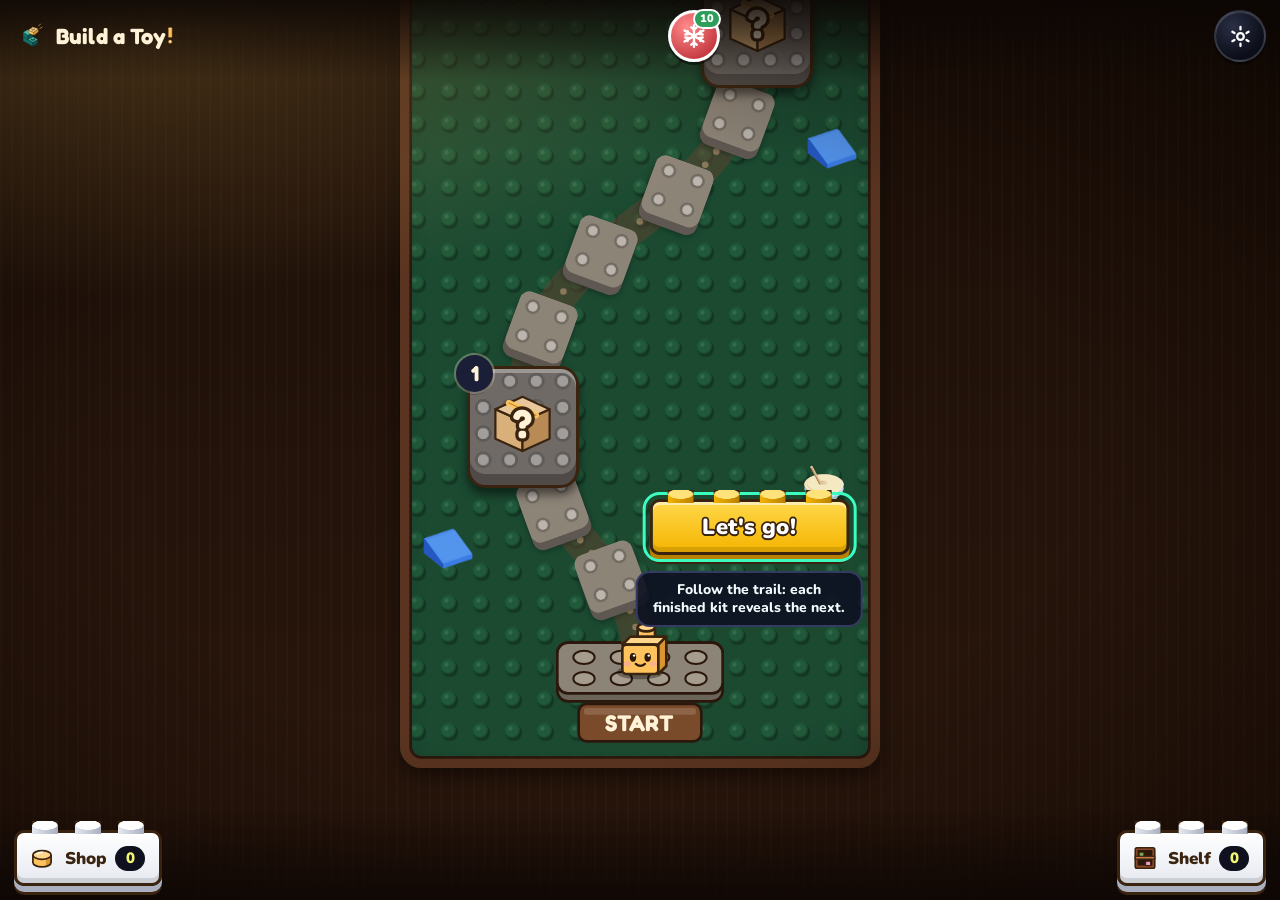
<file: index.html>
<!doctype html>
<html lang="pt-BR">
<head>
<meta charset="utf-8">
<meta name="viewport" content="width=device-width,initial-scale=1,viewport-fit=cover,user-scalable=no">
<meta name="theme-color" content="#0c0604">
<meta name="apple-mobile-web-app-capable" content="yes">
<meta name="mobile-web-app-capable" content="yes">
<meta name="apple-mobile-web-app-status-bar-style" content="black-translucent">
<meta name="apple-mobile-web-app-title" content="Build a Toy!">
<link rel="apple-touch-icon" href="./apple-touch-icon.png">
<link rel="manifest" href="./manifest.webmanifest">
<title>Build a Toy!</title>
<link rel="icon" href="data:,">
  <script type="module" crossorigin src="./assets/index-e2r4DnkM.js"></script>
  <link rel="stylesheet" crossorigin href="./assets/index-BDLgvwLR.css">
</head>
<body>
<canvas id="cena"></canvas>
<div class="vinheta"></div>
<div id="carregando"><div class="logo grande" data-logo></div><p data-i18n="carregando">Acendendo a luminária…</p></div>

<!-- ===== mapa-tabuleiro (C2) + estante, lojinha e vitrine (C3; conteúdo montado por mapa.js, estante.js, loja.js e vitrine.js) ===== -->
<section id="mapa" class="tela" data-i18n-aria="mapaAria" aria-label="Mapa dos níveis"></section>
<section id="estante" class="tela" aria-labelledby="tituloEstante"></section>
<section id="loja" class="tela" aria-labelledby="tituloLoja"></section>
<div id="lojaFicha" role="dialog" aria-modal="true"></div>
<section id="vitrine" class="tela"></section>
<div id="ficha" role="dialog" aria-modal="true"></div>
<button id="pularCaminhada" type="button"></button>
<div id="mapaAviso" aria-live="polite"></div>

<!-- ===== HUD da partida ===== -->
<div id="botoes" class="so-jogo">
  <button class="redondo" id="btPausa" data-i18n-aria="pausaAria" aria-label="Pausa"><svg viewBox="0 0 24 24" fill="none" stroke="#fff" stroke-width="2.6" stroke-linecap="round"><path d="M5 7h14M5 12h14M5 17h14"/></svg></button>
  <button class="redondo" id="btSom" aria-label="Som ligado"><svg viewBox="0 0 24 24" fill="none" stroke="#fff" stroke-width="2.4" stroke-linecap="round" stroke-linejoin="round"><path d="M4 9.5h3.5L12 5.5v13l-4.5-4H4z" fill="#fff"/><path class="onda" d="M15.5 9a4 4 0 0 1 0 6"/><path class="onda" d="M18 6.5a7.5 7.5 0 0 1 0 11"/><path class="mudo" d="M16 9.5l5 5m0-5l-5 5" style="display:none"/></svg></button>
</div>
<div id="hud" class="so-jogo">
  <div class="hud-pilula">
    <div class="pilula bk-placa">
      <div class="selo"><i></i><i></i><b id="seloNum">1</b><small data-i18n="passo">PASSO</small></div>
      <div class="hud-meio">
        <div class="hud-titulo"><span data-i18n="passo">PASSO</span> <span id="tituloNum">1</span><small> / <span id="totalPassos">20</span></small></div>
        <div class="segs" id="segs"></div>
      </div>
      <span id="hudDesafio" class="hud-desafio" role="img" aria-label="Nível de desafio" hidden></span>
    </div>
    <div class="coracoes" id="coracoes" role="img" aria-label="3 corações"></div>
    <div id="combo" class="bk bk-amarelo" aria-hidden="true"><span class="combo-rot">COMBO</span><b id="comboNum">×1</b><span class="combo-barra"><i id="comboBarra"></i></span></div>
    <div id="nota" aria-hidden="true"></div>
  </div>
  <div id="cartaoPeca" class="bk-placa">
    <div class="cp-faixa" data-i18n="proximaPeca">PRÓXIMA PEÇA</div>
    <div class="cp-img"><img id="pecaImg" alt=""><span id="pecaCont">×1</span></div>
    <div id="pecaNome"></div><div id="pecaCor"></div>
    <span id="pecaAnuncio" aria-live="polite"></span>
  </div>
</div>
<div id="dica" class="so-jogo" aria-live="polite"></div>
<div id="bandejaA11y" class="so-leitor" role="group" aria-label="Bandeja de peças" data-i18n-aria="bandejaAria"></div>
<div id="semWebgl" class="tela" role="alert"><div class="menu-caixa bk-placa"><h2 data-i18n="semWebglTitulo">O 3D não abriu</h2><p data-i18n="semWebglTexto">Seu aparelho não conseguiu iniciar os gráficos. Seu progresso está salvo.</p><button class="bt prim bk bk-amarelo" id="btRecarregar" data-i18n="recarregar">Tentar de novo</button></div></div>

<!-- ===== cartões ===== -->
<div id="final" class="cartao-fixo" role="dialog" aria-modal="true" aria-labelledby="tituloFinal">
  <div class="cartao bk-placa">
    <div class="estrelas" id="estrelasFinal"></div>
    <div class="faixa"><div class="logo" data-logo="emp"></div><div class="etiqueta" id="etiquetaKit">CORA</div></div>
    <div class="corpo">
      <div class="titulo-final" id="tituloFinal" data-i18n="completa">MONTAGEM COMPLETA!</div>
      <div class="nota-linha"><span id="notaFinal" class="bk bk-amarelo nota-final"></span></div>
      <div class="moedas-linha" hidden><span class="so-leitor" id="fMoedasLeitor"></span><span class="moedas-vis" aria-hidden="true"><span class="moedas-ico"></span><b id="fMoedas">+0</b><small id="fMoedasDet"></small></span><span class="moedas-estante" id="fEstanteMsg" hidden></span></div>
      <div class="pilulas">
        <div class="pil"><span class="ico" style="background:#F3E743"><svg viewBox="0 0 24 24" fill="none" stroke="#0F121E" stroke-width="2.4" stroke-linejoin="round"><rect x="3" y="9" width="18" height="11" rx="2"/><path d="M6.5 9V6.5h4V9M13.5 9V6.5h4V9"/></svg></span><span id="fPecas">31</span><small data-i18n="pecas">PEÇAS</small></div>
        <div class="pil"><span class="ico" style="background:#3DE6D0"><svg viewBox="0 0 24 24" fill="none" stroke="#0F121E" stroke-width="2.6" stroke-linecap="round"><path d="M6 7h12M6 12h12M6 17h8"/></svg></span><span id="fPassos">20</span><small data-i18n="passos">PASSOS</small></div>
        <div class="pil"><span class="ico" style="background:#F59ACB"><svg viewBox="0 0 24 24" fill="none" stroke="#0F121E" stroke-width="2.4" stroke-linecap="round"><circle cx="12" cy="12" r="8"/><path d="M12 7.5V12l3 2"/></svg></span><span id="fTempo">00:00</span></div>
      </div>
      <!-- placar online: só aparece com o placar configurado (src/placar*.js) -->
      <div class="placar-linha" id="placarLinha" hidden><span class="pl-msg" id="fPlacarMsg" role="status" aria-live="polite"></span><button type="button" class="bk bk-branco bt-placar" id="btPlacarFinal"><span class="pl-trofeu"></span><span data-i18n="verPlacar">Ver placar</span></button></div>
    </div>
  </div>
  <div class="acoes">
    <p class="aviso-anuncio aviso-topo" id="avisoVitoria" data-i18n="avisoVitoria">Pode aparecer um anúncio antes de seguir no mapa.</p>
    <button class="bt prim bk bk-amarelo" id="btContinuar" disabled data-i18n="continuar">Continuar</button>
    <button class="bt bk bk-branco bt-dobrar" id="btDobrar" disabled hidden></button>
    <button class="bt bk bk-branco" id="btEstanteFinal" disabled data-i18n="voltarMapa">Voltar ao mapa</button>
  </div>
</div>
<!-- C3.1: contador de pininhos do cartão de vitória (as moedas voam da linha "+N" até aqui) -->
<div id="saldoVitoria" class="saldo-vitoria" hidden aria-hidden="true"><span class="sv-ico"></span><b id="svValor">0</b></div>
<div id="derrota" class="cartao-fixo" role="dialog" aria-modal="true" aria-labelledby="tituloCalma">
  <div class="cartao calma bk-placa">
    <div class="faixa suave"><div class="logo" data-logo="emp"></div><div class="etiqueta" id="etiquetaKit2">CORA</div></div>
    <div class="corpo">
      <div class="titulo-calma" id="tituloCalma" data-i18n="calmaTitulo">Vamos com calma</div>
      <p class="texto-calma" data-i18n="calmaTexto">Quando quiser, tente montar este kit de novo.</p>
      <div class="xicara" aria-hidden="true"></div>
    </div>
  </div>
  <div class="acoes">
    <button class="bt prim bk bk-amarelo bt-reviver" id="btReviver" disabled hidden><span class="rev-linha"><svg class="rev-cor" viewBox="0 0 24 22" aria-hidden="true"><path d="M12 21C5 15.4 1.5 11.6 1.5 7.4 1.5 4 4.1 1.5 7.3 1.5c2 0 3.7 1 4.7 2.6 1-1.6 2.7-2.6 4.7-2.6 3.2 0 5.8 2.5 5.8 5.9 0 4.2-3.5 8-10.5 13.6z" fill="#E8503A" stroke="#3A2410" stroke-width="2"/></svg><span class="rev-rot" data-i18n="reviver">Reviver com 1 coração</span></span><small class="rev-sub" data-i18n="reviverSub">assista um anúncio</small></button>
    <p class="aviso-anuncio" id="btReviverMsg" hidden data-i18n="reviverFalhou">Anúncio indisponível agora. Tente de novo.</p>
    <button class="bt prim bk bk-amarelo" id="btTentar" disabled data-i18n="tentar">Tentar de novo</button>
    <button class="bt bk bk-branco" id="btEstanteDerrota" disabled data-i18n="voltarMapa">Voltar ao mapa</button>
    <p class="aviso-anuncio" id="avisoDerrota" data-i18n="avisoDerrota">Pode aparecer um anúncio antes da nova tentativa.</p>
  </div>
</div>

<!-- ===== pausa, ajuda e configurações ===== -->
<div id="menu" class="sobreposicao" role="dialog" aria-modal="true">
  <div class="menu-caixa bk-placa">
    <div class="painel" id="pPausa">
      <h2 data-i18n="pausa">Pausa</h2>
      <button class="bt prim bk bk-amarelo" id="mContinuar" data-i18n="continuar">Continuar</button>
      <button class="bt bk bk-branco" id="mReiniciar" data-i18n="reiniciarNivel">Reiniciar nível</button>
      <button class="bt bk bk-branco" id="mComo" data-i18n="como">Como montar</button>
      <button class="bt bk bk-branco" id="mConfig" data-i18n="config">Configurações</button>
      <button class="bt bk bk-branco" id="mEstante" data-i18n="voltarMapa">Voltar ao mapa</button>
    </div>
    <div class="painel" id="pAjuda">
      <h2 data-i18n="como">Como montar</h2>
      <p data-i18n-html="ajuda1">O manual no tablet mostra o passo. A peça pedida aparece no cartão PRÓXIMA PEÇA, no canto.</p>
      <p data-i18n-html="ajuda2"><b>Toque</b> na peça certa da bandeja e ela voa até o lugar. Ou <b>arraste</b> e solte dentro do círculo ciano.</p>
      <p data-i18n-html="ajuda3">Arrastar a peça errada para dentro do círculo gasta um coração. Sem pressa: não tem relógio.</p>
      <button class="bt prim bk bk-amarelo" data-volta data-i18n="entendi">Entendi</button>
    </div>
    <div class="painel" id="pConfig">
      <h2 data-i18n="config">Configurações</h2>
      <label class="opcao"><span data-i18n="musica">Música</span><input type="checkbox" id="cMusica" checked></label>
      <label class="opcao"><span data-i18n="efeitos">Efeitos sonoros</span><input type="checkbox" id="cEfeitos" checked></label>
      <label class="opcao"><span data-i18n="vibrar">Vibrar ao encaixar</span><input type="checkbox" id="cVibrar" checked></label>
      <label class="opcao"><span><span data-i18n="conforto">Modo conforto</span> <small data-i18n="confortoSub">menos movimento, tela mais suave</small></span><input type="checkbox" id="cConforto"></label>
      <button class="bt bk bk-branco" id="cPrivacidade" hidden data-i18n="privacidade">Opções de privacidade</button>
      <a class="bt bk bk-branco" id="cPolitica" href="./privacidade.html" target="_blank" rel="noopener" data-i18n="politica">Política de privacidade</a>
      <label class="opcao"><span data-i18n="idioma">Idioma</span><select id="cIdioma"><option value="auto" data-i18n="idiomaAparelho">Idioma do aparelho</option><option value="pt-BR">Português (Brasil)</option><option value="en-US">English</option></select></label>
      <button class="bt prim bk bk-amarelo" data-volta data-i18n="voltar">Voltar</button>
    </div>
  </div>
</div>
<div id="manualGrande" class="sobreposicao" role="dialog" aria-modal="true" aria-label="Manual ampliado"><img id="manualImg" alt="" data-i18n-aria="manualAria"><button class="bt prim bk bk-amarelo" id="fecharManual" data-i18n="fecharManual">Fechar</button></div>
<div id="toque"></div>
<script>
// se o WebGL não existir ou a carga falhar antes de ficar pronto, mostra uma tela amigável (o save fica intacto)
(function(){var ok=false;try{var c=document.createElement('canvas');ok=!!(c.getContext('webgl2')||c.getContext('webgl'));}catch(e){}
var en=(navigator.language||'').toLowerCase().indexOf('en')===0;
window.__semWebgl=function(){var w=document.getElementById('semWebgl');if(!w)return;
 if(en){w.querySelector('h2').textContent="3D couldn't start";w.querySelector('p').textContent="Your device couldn't start the graphics. Your progress is saved.";w.querySelector('button').textContent='Try again';}
 document.getElementById('carregando').classList.add('fora');w.classList.add('ativa');
 try{window.Capacitor&&Capacitor.Plugins&&Capacitor.Plugins.SplashScreen&&Capacitor.Plugins.SplashScreen.hide();}catch(e){}};
if(!ok)document.addEventListener('DOMContentLoaded',window.__semWebgl);
window.addEventListener('error',function(){if(!window.__pronto)window.__semWebgl();},true);
setTimeout(function(){if(!window.__pronto)window.__semWebgl();},20000);
window.addEventListener('unhandledrejection',function(){if(!window.__pronto)window.__semWebgl();});
document.addEventListener('click',function(e){if(e.target&&e.target.id==='btRecarregar'){if(window.__recarregar)window.__recarregar();else location.reload();}});})();
</script>
<script>if ('serviceWorker' in navigator && isSecureContext) addEventListener('load', () => navigator.serviceWorker.register('./sw.js').catch(e => console.warn('sw', e)));</script>
</body>
</html>
</file>
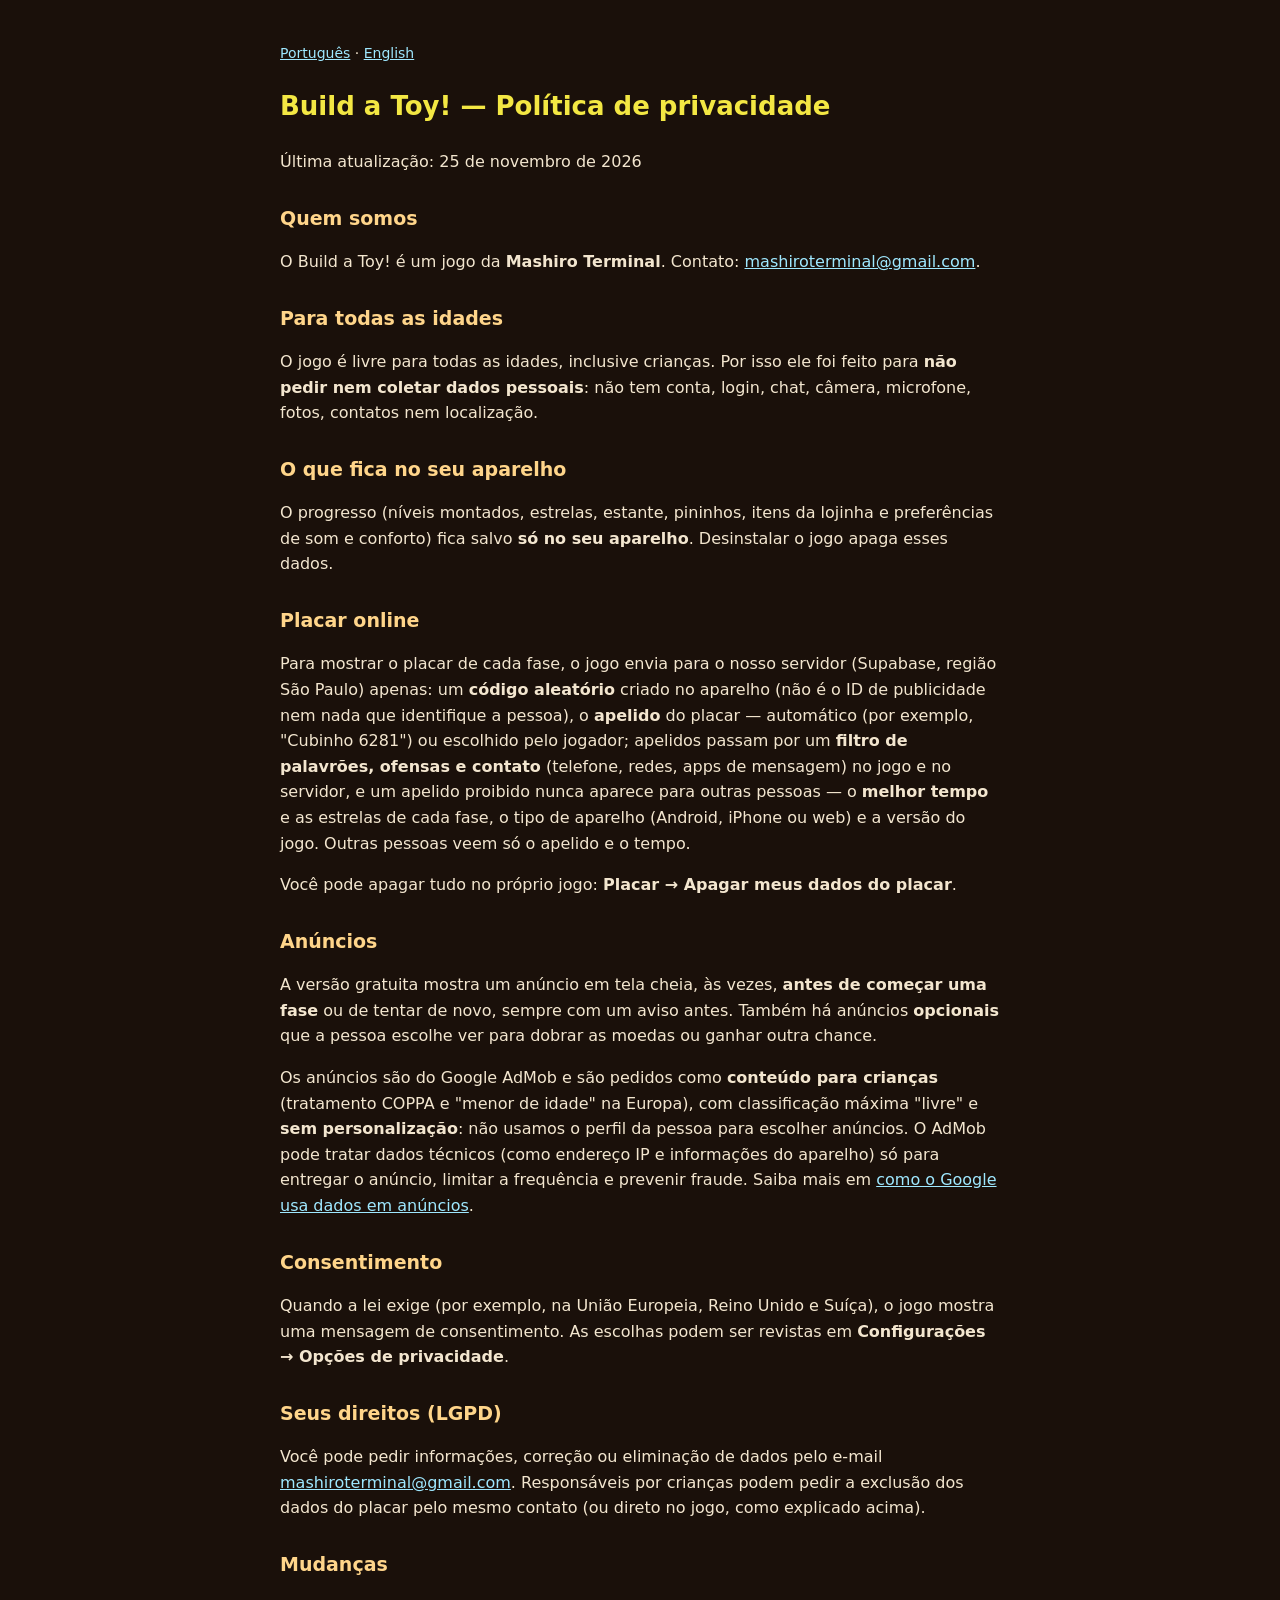
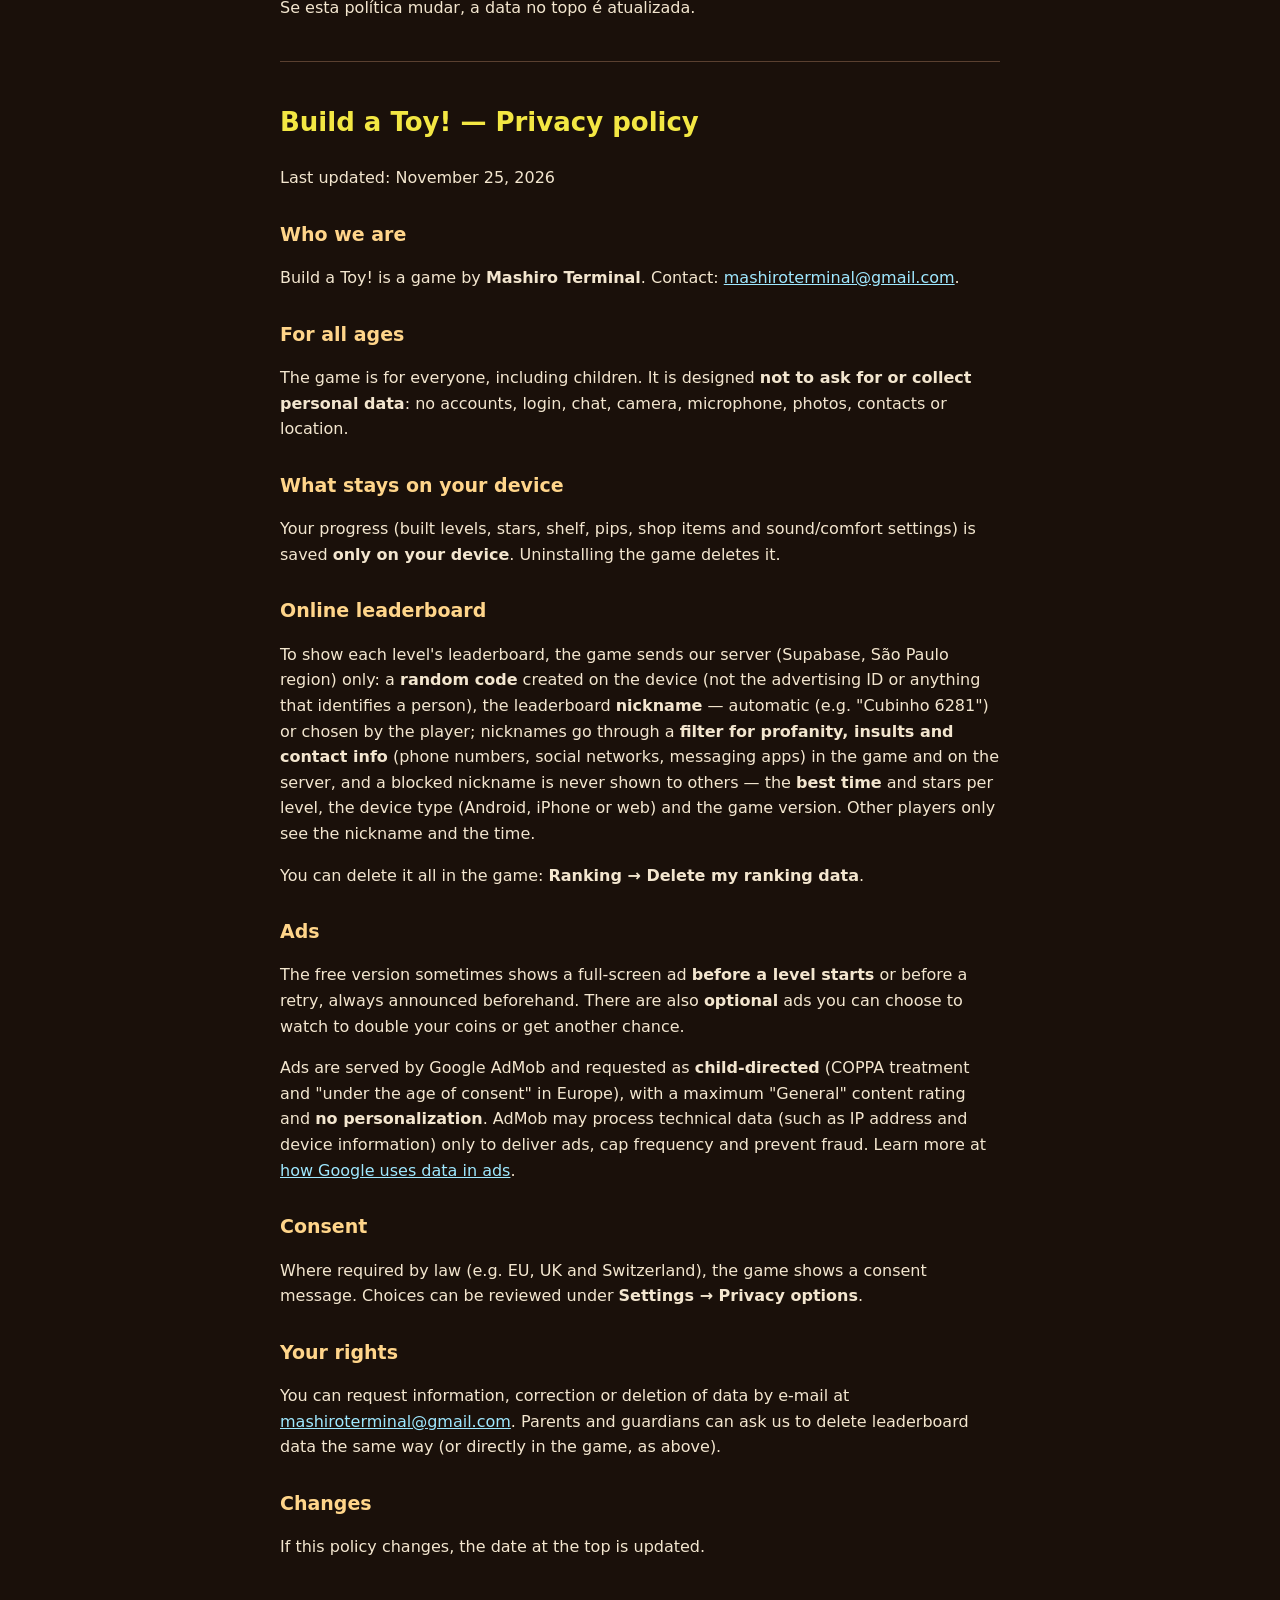
<file: privacidade.html>
<!doctype html>
<html lang="pt-BR">
<head>
<meta charset="utf-8">
<meta name="viewport" content="width=device-width,initial-scale=1">
<title>Build a Toy! — Política de privacidade · Privacy policy</title>
<style>
  body{margin:0;background:#1a100a;color:#f3e6cf;font:16px/1.6 system-ui,sans-serif}
  main{max-width:720px;margin:0 auto;padding:28px 20px 60px}
  h1{font-size:26px;color:#F3E743} h2{font-size:19px;margin-top:28px;color:#ffd58a}
  a{color:#9fe8ff} hr{border:0;border-top:1px solid #5a4030;margin:40px 0}
  .idiomas{font-size:14px}
</style>
</head>
<body>
<main>
<p class="idiomas"><a href="#pt">Português</a> · <a href="#en">English</a></p>

<section id="pt" lang="pt-BR">
<h1>Build a Toy! — Política de privacidade</h1>
<p>Última atualização: 25 de novembro de 2026</p>

<h2>Quem somos</h2>
<p>O Build a Toy! é um jogo da <b>Mashiro Terminal</b>. Contato: <a href="mailto:mashiroterminal@gmail.com">mashiroterminal@gmail.com</a>.</p>

<h2>Para todas as idades</h2>
<p>O jogo é livre para todas as idades, inclusive crianças. Por isso ele foi feito para <b>não pedir nem coletar dados pessoais</b>: não tem conta, login, chat, câmera, microfone, fotos, contatos nem localização.</p>

<h2>O que fica no seu aparelho</h2>
<p>O progresso (níveis montados, estrelas, estante, pininhos, itens da lojinha e preferências de som e conforto) fica salvo <b>só no seu aparelho</b>. Desinstalar o jogo apaga esses dados.</p>

<h2>Placar online</h2>
<p>Para mostrar o placar de cada fase, o jogo envia para o nosso servidor (Supabase, região São Paulo) apenas: um <b>código aleatório</b> criado no aparelho (não é o ID de publicidade nem nada que identifique a pessoa), o <b>apelido</b> do placar — automático (por exemplo, "Cubinho 6281") ou escolhido pelo jogador; apelidos passam por um <b>filtro de palavrões, ofensas e contato</b> (telefone, redes, apps de mensagem) no jogo e no servidor, e um apelido proibido nunca aparece para outras pessoas — o <b>melhor tempo</b> e as estrelas de cada fase, o tipo de aparelho (Android, iPhone ou web) e a versão do jogo. Outras pessoas veem só o apelido e o tempo.</p>
<p>Você pode apagar tudo no próprio jogo: <b>Placar → Apagar meus dados do placar</b>.</p>

<h2>Anúncios</h2>
<p>A versão gratuita mostra um anúncio em tela cheia, às vezes, <b>antes de começar uma fase</b> ou de tentar de novo, sempre com um aviso antes. Também há anúncios <b>opcionais</b> que a pessoa escolhe ver para dobrar as moedas ou ganhar outra chance.</p>
<p>Os anúncios são do Google AdMob e são pedidos como <b>conteúdo para crianças</b> (tratamento COPPA e "menor de idade" na Europa), com classificação máxima "livre" e <b>sem personalização</b>: não usamos o perfil da pessoa para escolher anúncios. O AdMob pode tratar dados técnicos (como endereço IP e informações do aparelho) só para entregar o anúncio, limitar a frequência e prevenir fraude. Saiba mais em <a href="https://policies.google.com/technologies/ads?hl=pt-BR">como o Google usa dados em anúncios</a>.</p>

<h2>Consentimento</h2>
<p>Quando a lei exige (por exemplo, na União Europeia, Reino Unido e Suíça), o jogo mostra uma mensagem de consentimento. As escolhas podem ser revistas em <b>Configurações → Opções de privacidade</b>.</p>

<h2>Seus direitos (LGPD)</h2>
<p>Você pode pedir informações, correção ou eliminação de dados pelo e-mail <a href="mailto:mashiroterminal@gmail.com">mashiroterminal@gmail.com</a>. Responsáveis por crianças podem pedir a exclusão dos dados do placar pelo mesmo contato (ou direto no jogo, como explicado acima).</p>

<h2>Mudanças</h2>
<p>Se esta política mudar, a data no topo é atualizada.</p>
</section>

<hr>

<section id="en" lang="en">
<h1>Build a Toy! — Privacy policy</h1>
<p>Last updated: November 25, 2026</p>

<h2>Who we are</h2>
<p>Build a Toy! is a game by <b>Mashiro Terminal</b>. Contact: <a href="mailto:mashiroterminal@gmail.com">mashiroterminal@gmail.com</a>.</p>

<h2>For all ages</h2>
<p>The game is for everyone, including children. It is designed <b>not to ask for or collect personal data</b>: no accounts, login, chat, camera, microphone, photos, contacts or location.</p>

<h2>What stays on your device</h2>
<p>Your progress (built levels, stars, shelf, pips, shop items and sound/comfort settings) is saved <b>only on your device</b>. Uninstalling the game deletes it.</p>

<h2>Online leaderboard</h2>
<p>To show each level's leaderboard, the game sends our server (Supabase, São Paulo region) only: a <b>random code</b> created on the device (not the advertising ID or anything that identifies a person), the leaderboard <b>nickname</b> — automatic (e.g. "Cubinho 6281") or chosen by the player; nicknames go through a <b>filter for profanity, insults and contact info</b> (phone numbers, social networks, messaging apps) in the game and on the server, and a blocked nickname is never shown to others — the <b>best time</b> and stars per level, the device type (Android, iPhone or web) and the game version. Other players only see the nickname and the time.</p>
<p>You can delete it all in the game: <b>Ranking → Delete my ranking data</b>.</p>

<h2>Ads</h2>
<p>The free version sometimes shows a full-screen ad <b>before a level starts</b> or before a retry, always announced beforehand. There are also <b>optional</b> ads you can choose to watch to double your coins or get another chance.</p>
<p>Ads are served by Google AdMob and requested as <b>child-directed</b> (COPPA treatment and "under the age of consent" in Europe), with a maximum "General" content rating and <b>no personalization</b>. AdMob may process technical data (such as IP address and device information) only to deliver ads, cap frequency and prevent fraud. Learn more at <a href="https://policies.google.com/technologies/ads">how Google uses data in ads</a>.</p>

<h2>Consent</h2>
<p>Where required by law (e.g. EU, UK and Switzerland), the game shows a consent message. Choices can be reviewed under <b>Settings → Privacy options</b>.</p>

<h2>Your rights</h2>
<p>You can request information, correction or deletion of data by e-mail at <a href="mailto:mashiroterminal@gmail.com">mashiroterminal@gmail.com</a>. Parents and guardians can ask us to delete leaderboard data the same way (or directly in the game, as above).</p>

<h2>Changes</h2>
<p>If this policy changes, the date at the top is updated.</p>
</section>
</main>
</body>
</html>
</file>
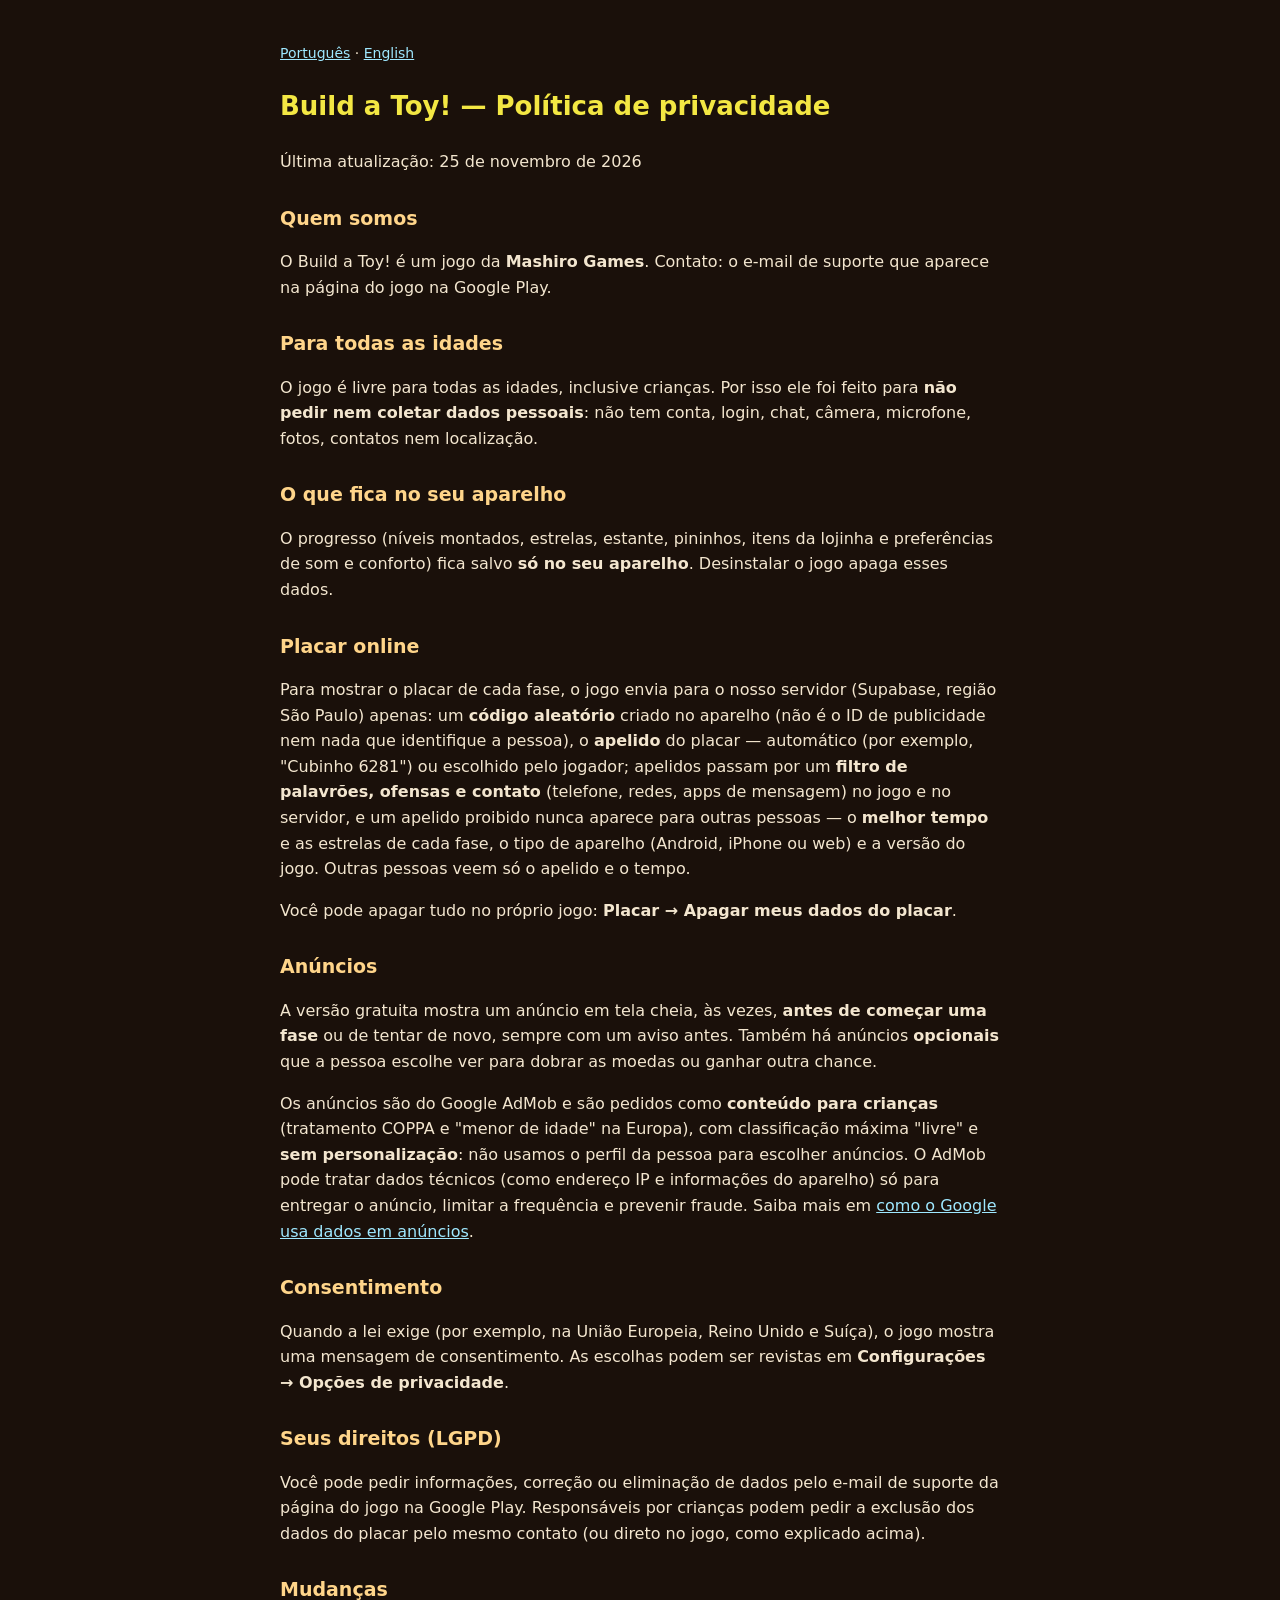
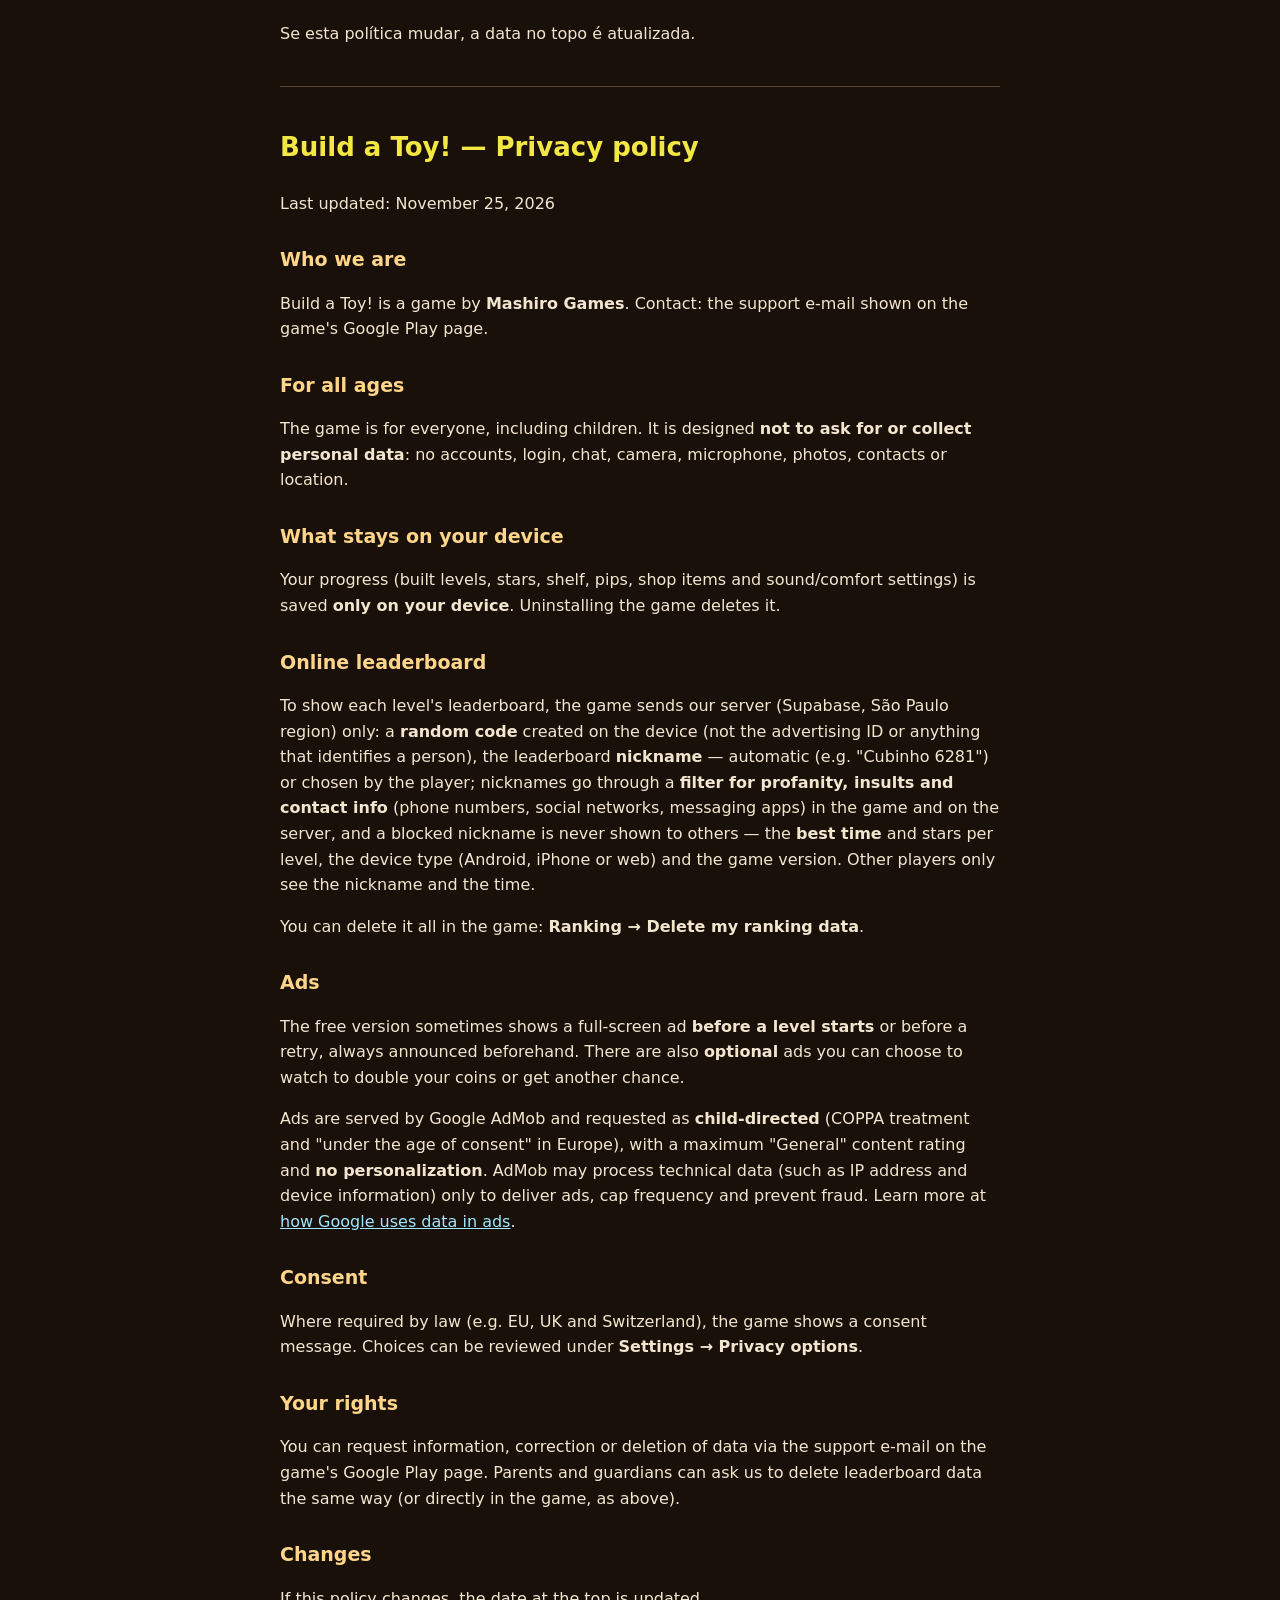
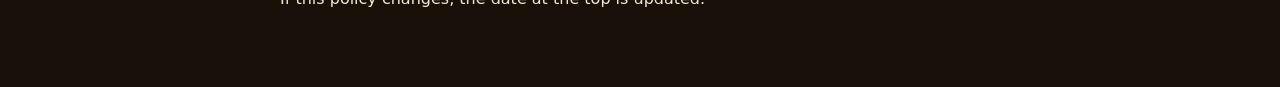
<file: privacidade.pre-email.html>
<!doctype html>
<html lang="pt-BR">
<head>
<meta charset="utf-8">
<meta name="viewport" content="width=device-width,initial-scale=1">
<title>Build a Toy! — Política de privacidade · Privacy policy</title>
<style>
  body{margin:0;background:#1a100a;color:#f3e6cf;font:16px/1.6 system-ui,sans-serif}
  main{max-width:720px;margin:0 auto;padding:28px 20px 60px}
  h1{font-size:26px;color:#F3E743} h2{font-size:19px;margin-top:28px;color:#ffd58a}
  a{color:#9fe8ff} hr{border:0;border-top:1px solid #5a4030;margin:40px 0}
  .idiomas{font-size:14px}
</style>
</head>
<body>
<main>
<p class="idiomas"><a href="#pt">Português</a> · <a href="#en">English</a></p>

<section id="pt" lang="pt-BR">
<h1>Build a Toy! — Política de privacidade</h1>
<p>Última atualização: 25 de novembro de 2026</p>

<h2>Quem somos</h2>
<p>O Build a Toy! é um jogo da <b>Mashiro Games</b>. Contato: o e-mail de suporte que aparece na página do jogo na Google Play.</p>

<h2>Para todas as idades</h2>
<p>O jogo é livre para todas as idades, inclusive crianças. Por isso ele foi feito para <b>não pedir nem coletar dados pessoais</b>: não tem conta, login, chat, câmera, microfone, fotos, contatos nem localização.</p>

<h2>O que fica no seu aparelho</h2>
<p>O progresso (níveis montados, estrelas, estante, pininhos, itens da lojinha e preferências de som e conforto) fica salvo <b>só no seu aparelho</b>. Desinstalar o jogo apaga esses dados.</p>

<h2>Placar online</h2>
<p>Para mostrar o placar de cada fase, o jogo envia para o nosso servidor (Supabase, região São Paulo) apenas: um <b>código aleatório</b> criado no aparelho (não é o ID de publicidade nem nada que identifique a pessoa), o <b>apelido</b> do placar — automático (por exemplo, "Cubinho 6281") ou escolhido pelo jogador; apelidos passam por um <b>filtro de palavrões, ofensas e contato</b> (telefone, redes, apps de mensagem) no jogo e no servidor, e um apelido proibido nunca aparece para outras pessoas — o <b>melhor tempo</b> e as estrelas de cada fase, o tipo de aparelho (Android, iPhone ou web) e a versão do jogo. Outras pessoas veem só o apelido e o tempo.</p>
<p>Você pode apagar tudo no próprio jogo: <b>Placar → Apagar meus dados do placar</b>.</p>

<h2>Anúncios</h2>
<p>A versão gratuita mostra um anúncio em tela cheia, às vezes, <b>antes de começar uma fase</b> ou de tentar de novo, sempre com um aviso antes. Também há anúncios <b>opcionais</b> que a pessoa escolhe ver para dobrar as moedas ou ganhar outra chance.</p>
<p>Os anúncios são do Google AdMob e são pedidos como <b>conteúdo para crianças</b> (tratamento COPPA e "menor de idade" na Europa), com classificação máxima "livre" e <b>sem personalização</b>: não usamos o perfil da pessoa para escolher anúncios. O AdMob pode tratar dados técnicos (como endereço IP e informações do aparelho) só para entregar o anúncio, limitar a frequência e prevenir fraude. Saiba mais em <a href="https://policies.google.com/technologies/ads?hl=pt-BR">como o Google usa dados em anúncios</a>.</p>

<h2>Consentimento</h2>
<p>Quando a lei exige (por exemplo, na União Europeia, Reino Unido e Suíça), o jogo mostra uma mensagem de consentimento. As escolhas podem ser revistas em <b>Configurações → Opções de privacidade</b>.</p>

<h2>Seus direitos (LGPD)</h2>
<p>Você pode pedir informações, correção ou eliminação de dados pelo e-mail de suporte da página do jogo na Google Play. Responsáveis por crianças podem pedir a exclusão dos dados do placar pelo mesmo contato (ou direto no jogo, como explicado acima).</p>

<h2>Mudanças</h2>
<p>Se esta política mudar, a data no topo é atualizada.</p>
</section>

<hr>

<section id="en" lang="en">
<h1>Build a Toy! — Privacy policy</h1>
<p>Last updated: November 25, 2026</p>

<h2>Who we are</h2>
<p>Build a Toy! is a game by <b>Mashiro Games</b>. Contact: the support e-mail shown on the game's Google Play page.</p>

<h2>For all ages</h2>
<p>The game is for everyone, including children. It is designed <b>not to ask for or collect personal data</b>: no accounts, login, chat, camera, microphone, photos, contacts or location.</p>

<h2>What stays on your device</h2>
<p>Your progress (built levels, stars, shelf, pips, shop items and sound/comfort settings) is saved <b>only on your device</b>. Uninstalling the game deletes it.</p>

<h2>Online leaderboard</h2>
<p>To show each level's leaderboard, the game sends our server (Supabase, São Paulo region) only: a <b>random code</b> created on the device (not the advertising ID or anything that identifies a person), the leaderboard <b>nickname</b> — automatic (e.g. "Cubinho 6281") or chosen by the player; nicknames go through a <b>filter for profanity, insults and contact info</b> (phone numbers, social networks, messaging apps) in the game and on the server, and a blocked nickname is never shown to others — the <b>best time</b> and stars per level, the device type (Android, iPhone or web) and the game version. Other players only see the nickname and the time.</p>
<p>You can delete it all in the game: <b>Ranking → Delete my ranking data</b>.</p>

<h2>Ads</h2>
<p>The free version sometimes shows a full-screen ad <b>before a level starts</b> or before a retry, always announced beforehand. There are also <b>optional</b> ads you can choose to watch to double your coins or get another chance.</p>
<p>Ads are served by Google AdMob and requested as <b>child-directed</b> (COPPA treatment and "under the age of consent" in Europe), with a maximum "General" content rating and <b>no personalization</b>. AdMob may process technical data (such as IP address and device information) only to deliver ads, cap frequency and prevent fraud. Learn more at <a href="https://policies.google.com/technologies/ads">how Google uses data in ads</a>.</p>

<h2>Consent</h2>
<p>Where required by law (e.g. EU, UK and Switzerland), the game shows a consent message. Choices can be reviewed under <b>Settings → Privacy options</b>.</p>

<h2>Your rights</h2>
<p>You can request information, correction or deletion of data via the support e-mail on the game's Google Play page. Parents and guardians can ask us to delete leaderboard data the same way (or directly in the game, as above).</p>

<h2>Changes</h2>
<p>If this policy changes, the date at the top is updated.</p>
</section>
</main>
</body>
</html>
</file>
<file: assets/index-BDLgvwLR.css>
@font-face{font-family:Fredoka;font-style:normal;font-weight:600;font-stretch:100%;font-display:swap;src:url(./Fredoka-600-latin-ext-CYrqKuxd.woff2)format("woff2");unicode-range:U+100-2BA,U+2BD-2C5,U+2C7-2CC,U+2CE-2D7,U+2DD-2FF,U+304,U+308,U+329,U+1D00-1DBF,U+1E00-1E9F,U+1EF2-1EFF,U+2020,U+20A0-20AB,U+20AD-20C4,U+2113,U+2C60-2C7F,U+A720-A7FF}@font-face{font-family:Fredoka;font-style:normal;font-weight:600;font-stretch:100%;font-display:swap;src:url(./Fredoka-600-latin-DM6njrJ3.woff2)format("woff2");unicode-range:U+??,U+131,U+152-153,U+2BB-2BC,U+2C6,U+2DA,U+2DC,U+304,U+308,U+329,U+2000-206F,U+20AC,U+2122,U+2191,U+2193,U+2212,U+2215,U+FEFF,U+FFFD}@font-face{font-family:Fredoka;font-style:normal;font-weight:700;font-stretch:100%;font-display:swap;src:url(./Fredoka-600-latin-ext-CYrqKuxd.woff2)format("woff2");unicode-range:U+100-2BA,U+2BD-2C5,U+2C7-2CC,U+2CE-2D7,U+2DD-2FF,U+304,U+308,U+329,U+1D00-1DBF,U+1E00-1E9F,U+1EF2-1EFF,U+2020,U+20A0-20AB,U+20AD-20C4,U+2113,U+2C60-2C7F,U+A720-A7FF}@font-face{font-family:Fredoka;font-style:normal;font-weight:700;font-stretch:100%;font-display:swap;src:url(./Fredoka-600-latin-DM6njrJ3.woff2)format("woff2");unicode-range:U+??,U+131,U+152-153,U+2BB-2BC,U+2C6,U+2DA,U+2DC,U+304,U+308,U+329,U+2000-206F,U+20AC,U+2122,U+2191,U+2193,U+2212,U+2215,U+FEFF,U+FFFD}@font-face{font-family:Nunito;font-style:normal;font-weight:700;font-display:swap;src:url(./Nunito-700-latin-ext-CXYtwYOx.woff2)format("woff2");unicode-range:U+100-2BA,U+2BD-2C5,U+2C7-2CC,U+2CE-2D7,U+2DD-2FF,U+304,U+308,U+329,U+1D00-1DBF,U+1E00-1E9F,U+1EF2-1EFF,U+2020,U+20A0-20AB,U+20AD-20C4,U+2113,U+2C60-2C7F,U+A720-A7FF}@font-face{font-family:Nunito;font-style:normal;font-weight:700;font-display:swap;src:url(./Nunito-700-latin-BzFMHfZw.woff2)format("woff2");unicode-range:U+??,U+131,U+152-153,U+2BB-2BC,U+2C6,U+2DA,U+2DC,U+304,U+308,U+329,U+2000-206F,U+20AC,U+2122,U+2191,U+2193,U+2212,U+2215,U+FEFF,U+FFFD}@font-face{font-family:Nunito;font-style:normal;font-weight:800;font-display:swap;src:url(./Nunito-700-latin-ext-CXYtwYOx.woff2)format("woff2");unicode-range:U+100-2BA,U+2BD-2C5,U+2C7-2CC,U+2CE-2D7,U+2DD-2FF,U+304,U+308,U+329,U+1D00-1DBF,U+1E00-1E9F,U+1EF2-1EFF,U+2020,U+20A0-20AB,U+20AD-20C4,U+2113,U+2C60-2C7F,U+A720-A7FF}@font-face{font-family:Nunito;font-style:normal;font-weight:800;font-display:swap;src:url(./Nunito-700-latin-BzFMHfZw.woff2)format("woff2");unicode-range:U+??,U+131,U+152-153,U+2BB-2BC,U+2C6,U+2DA,U+2DC,U+304,U+308,U+329,U+2000-206F,U+20AC,U+2122,U+2191,U+2193,U+2212,U+2215,U+FEFF,U+FFFD}@font-face{font-family:Nunito;font-style:normal;font-weight:900;font-display:swap;src:url(./Nunito-700-latin-ext-CXYtwYOx.woff2)format("woff2");unicode-range:U+100-2BA,U+2BD-2C5,U+2C7-2CC,U+2CE-2D7,U+2DD-2FF,U+304,U+308,U+329,U+1D00-1DBF,U+1E00-1E9F,U+1EF2-1EFF,U+2020,U+20A0-20AB,U+20AD-20C4,U+2113,U+2C60-2C7F,U+A720-A7FF}@font-face{font-family:Nunito;font-style:normal;font-weight:900;font-display:swap;src:url(./Nunito-700-latin-BzFMHfZw.woff2)format("woff2");unicode-range:U+??,U+131,U+152-153,U+2BB-2BC,U+2C6,U+2DA,U+2DC,U+304,U+308,U+329,U+2000-206F,U+20AC,U+2122,U+2191,U+2193,U+2212,U+2215,U+FEFF,U+FFFD}:root{--bk-contorno:#3a2410;--bk-am-1:#ffd84a;--bk-am-2:#f5b400;--bk-am-lado:#b97f00;--bk-am-pino:#ffe27a;--bk-br-1:#fff;--bk-br-2:#e6e9f0;--bk-br-lado:#a9afbf;--bk-br-pino:#fff;--bk-az-1:#3a4370;--bk-az-2:#1b2140;--bk-az-lado:#0b0e1e;--bk-az-pino:#4a548a;--bk-raio:10px}.bk-texto-branco{color:#fff;-webkit-text-stroke:.16em var(--bk-contorno);paint-order:stroke fill;text-shadow:0 .1em 0 var(--bk-contorno)}.bk{border:3px solid var(--bk-contorno);border-radius:var(--bk-raio);cursor:pointer;--cor1:var(--bk-br-1);--cor2:var(--bk-br-2);--lado:var(--bk-br-lado);--pino:var(--bk-br-pino);background:linear-gradient(180deg,var(--cor1) 0%,var(--cor2) 100%);box-shadow:inset 0 3px 0 #ffffff8c,inset 0 -5px 0 #0000001f,0 6px 0 var(--lado),0 9px 0 var(--bk-contorno);margin-top:13px;margin-bottom:9px;transition:transform 80ms,box-shadow 80ms;display:block;position:relative}.bk:before{content:"";pointer-events:none;background:radial-gradient(ellipse 13px 5px at 50% 4px,var(--pino) 0 92%,transparent 100%) 0 0/var(--bk-passo,40px) 13px space no-repeat, linear-gradient(90deg,transparent 7px,var(--cor2) 7px,var(--lado) calc(var(--bk-passo,40px) - 7px),transparent calc(var(--bk-passo,40px) - 7px)) 0 4px/var(--bk-passo,40px) 9px space no-repeat;height:13px;-webkit-mask:linear-gradient(90deg,transparent 7px,#000 7px calc(var(--bk-passo,40px) - 7px),transparent calc(var(--bk-passo,40px) - 7px)) 0 0/var(--bk-passo,40px) 100% space no-repeat;-webkit-mask:linear-gradient(90deg,transparent 7px,#000 7px calc(var(--bk-passo,40px) - 7px),transparent calc(var(--bk-passo,40px) - 7px)) 0 0/var(--bk-passo,40px) 100% space no-repeat;mask:linear-gradient(90deg,transparent 7px,#000 7px calc(var(--bk-passo,40px) - 7px),transparent calc(var(--bk-passo,40px) - 7px)) 0 0/var(--bk-passo,40px) 100% space no-repeat;filter:drop-shadow(2px 0 0 var(--bk-contorno)) drop-shadow(-2px 0 0 var(--bk-contorno)) drop-shadow(0 -2px 0 var(--bk-contorno));position:absolute;top:-12px;left:8px;right:8px}.bk:active{box-shadow:inset 0 3px 0 #ffffff80,inset 0 -5px 0 #0000001f,0 1px 0 var(--lado),0 4px 0 var(--bk-contorno);transform:translateY(5px)}.bk.bk-amarelo{--cor1:var(--bk-am-1);--cor2:var(--bk-am-2);--lado:var(--bk-am-lado);--pino:var(--bk-am-pino);color:#fff;-webkit-text-stroke:.16em var(--bk-contorno);paint-order:stroke fill;text-shadow:0 .1em 0 var(--bk-contorno)}.bk.bk-branco{color:var(--bk-contorno)}.bk.bk-azul{--cor1:var(--bk-az-1);--cor2:var(--bk-az-2);--lado:var(--bk-az-lado);--pino:var(--bk-az-pino);color:#fff}.bk[disabled],.bk[aria-disabled=true]{filter:saturate(.35)brightness(.78);cursor:default}.bk-placa{position:relative}.bk-placa:before{content:"";z-index:1;pointer-events:none;background:radial-gradient(ellipse 12px 4.5px at 50% 4px,var(--placa-pino,#fff) 0 92%,transparent 100%) 0 0/34px 12px space no-repeat, linear-gradient(90deg,transparent 5px,var(--placa-cor,#e9eef0) 5px,var(--placa-lado,#b8c0c8) 29px,transparent 29px) 0 4px/34px 8px space no-repeat;height:12px;filter:drop-shadow(2px 0 0 var(--bk-contorno)) drop-shadow(-2px 0 0 var(--bk-contorno)) drop-shadow(0 -2px 0 var(--bk-contorno));position:absolute;top:-11px;left:20px;right:20px;-webkit-mask:linear-gradient(90deg,#0000 5px,#000 5px 29px,#0000 29px) 0 0/34px 100% space no-repeat;mask:linear-gradient(90deg,#0000 5px,#000 5px 29px,#0000 29px) 0 0/34px 100% space no-repeat}@media (prefers-reduced-motion:reduce){.bk{transition:none}}#mapa{--L:min(calc(100vw - var(--sa-esq) - var(--sa-dir) - 16px),480px);--u:calc(var(--L)/360);z-index:10;color:#fff2d7;font-family:var(--fonte-texto);background:#1a0e07;display:none;position:fixed;inset:0}#mapa.ativa{display:block}@media (orientation:landscape){#mapa{--L:min(calc(100vw - var(--sa-esq) - var(--sa-dir) - 16px),480px,115vh)}}#mapa [hidden],#mapaAviso:empty{display:none!important}.mapa-fundo{background:repeating-linear-gradient(90deg,#ffffff05 0 2px,#0000 2px 11px),linear-gradient(#1a0e07,#2b170c);position:absolute;inset:0}.mapa-brilho{z-index:3;pointer-events:none;background:radial-gradient(70% 42% at 12% 3%,#ffc35e33,#0000 72%),radial-gradient(80% 70% at 46%,#0000 48%,#0c050180 86%,#060200bf 100%);position:absolute;inset:0}.mapa-rolagem{touch-action:pan-y;overscroll-behavior:contain;scrollbar-width:none;padding:calc(var(--sa-top) + 72px) 0 calc(var(--sa-baixo) + 132px);position:absolute;inset:0;overflow:hidden auto}.mapa-rolagem::-webkit-scrollbar{display:none}.mapa-rolagem.travada{overflow-y:hidden}.mapa-palco{width:calc(var(--u)*360);border-radius:calc(var(--u)*16);box-shadow:0 calc(var(--u)*6) calc(var(--u)*14) #00000080;contain:layout style;background-color:#1b4a31;margin:0 auto;position:relative}.mapa-palco:after{content:"";border-radius:inherit;pointer-events:none;box-shadow:inset 0 0 0 calc(var(--u)*7) #5a3420,inset 0 0 0 calc(var(--u)*9) #2b170c,inset 0 calc(var(--u)*9) calc(var(--u)*18) #00000059;position:absolute;inset:0}.placa-regiao{pointer-events:none;background-color:var(--pc);--pino:radial-gradient(circle at 45% 41%,#ffffff17 0 calc(var(--u)*1.4),transparent calc(var(--u)*2)), radial-gradient(circle at 50% 46%,var(--p0) 0 calc(var(--u)*4.6),var(--p1) calc(var(--u)*4.7) calc(var(--u)*5.6),transparent calc(var(--u)*6)), radial-gradient(circle at 55% 54%,#00000042 0 calc(var(--u)*5.8),transparent calc(var(--u)*6.8));background-image:var(--pino);background-size:calc(var(--u)*24) calc(var(--u)*24);background-position:0 var(--py,0);width:100%;position:absolute;left:0}.placa-regiao:not(.pr-base){box-shadow:inset 0 calc(var(--u)*-2) 0 #0b0f0c,inset 0 calc(var(--u)*-3) 0 #ffffff0f}.placa-regiao.pr-base{border-radius:0 0 calc(var(--u)*16) calc(var(--u)*16)}.placa-regiao.pr-topo{border-radius:calc(var(--u)*16) calc(var(--u)*16) 0 0}.placa-regiao.pr-topo.pr-base{border-radius:calc(var(--u)*16)}.placa-regiao.r1{--pc:#1b4a31;--p0:#215a3a;--p1:#1c4f33}.placa-regiao.r2{--pc:#3a3124;--p0:#463c2d;--p1:#3f3528}.placa-regiao.r3{--pc:#153526;--p0:#1b4331;--p1:#183b2b}.placa-regiao.r4{--pc:#262a35;--p0:#30353f;--p1:#2b303a;--nv:#dce8f0b3;background-image:radial-gradient(circle at calc(var(--u)*60) calc(var(--u)*59),var(--nv) 0 calc(var(--u)*4.4),transparent calc(var(--u)*4.9)), radial-gradient(circle at calc(var(--u)*108) calc(var(--u)*35),var(--nv) 0 calc(var(--u)*4.4),transparent calc(var(--u)*4.9)), radial-gradient(circle at calc(var(--u)*36) calc(var(--u)*131),var(--nv) 0 calc(var(--u)*4.4),transparent calc(var(--u)*4.9)),var(--pino);background-size:calc(var(--u)*120) calc(var(--u)*96),calc(var(--u)*168) calc(var(--u)*120),calc(var(--u)*216) calc(var(--u)*168),calc(var(--u)*24) calc(var(--u)*24),calc(var(--u)*24) calc(var(--u)*24),calc(var(--u)*24) calc(var(--u)*24);background-position:0 var(--py,0)}.placa-regiao.r5{--pc:#1c1938;--p0:#252147;--p1:#201c40;background-image:radial-gradient(circle at calc(var(--u)*84) calc(var(--u)*83),#ffe9a3 0 calc(var(--u)*2.6),#ffe9a32e calc(var(--u)*3) calc(var(--u)*5.2),transparent calc(var(--u)*5.6)), radial-gradient(circle at calc(var(--u)*156) calc(var(--u)*107),#f59acb 0 calc(var(--u)*2.4),#f59acb29 calc(var(--u)*2.8) calc(var(--u)*5),transparent calc(var(--u)*5.4)),var(--pino);background-size:calc(var(--u)*168) calc(var(--u)*144),calc(var(--u)*240) calc(var(--u)*192),calc(var(--u)*24) calc(var(--u)*24),calc(var(--u)*24) calc(var(--u)*24),calc(var(--u)*24) calc(var(--u)*24);background-position:0 var(--py,0)}.mapa-bandas{pointer-events:none;position:absolute;inset:0;overflow:clip visible}.banda{pointer-events:none;width:100%;height:0;position:absolute;top:0;left:0}.banda svg{pointer-events:none;width:100%;display:block;position:absolute;left:0;overflow:visible}.decor3d{pointer-events:none;opacity:0;transform-origin:50% 62%;-webkit-user-select:none;user-select:none;height:auto;transition:opacity .35s;position:absolute}.decor3d.pronta{opacity:1}.decor3d.ja{transition:none}.surp-pend{visibility:hidden}.faisca{width:calc(var(--u)*4);height:calc(var(--u)*4);margin:calc(var(--u)*-2) 0 0 calc(var(--u)*-2);border-radius:calc(var(--u)*1.2);pointer-events:none;position:absolute}#mapa.calmo .decor3d{transition-duration:.16s}.mapa-svg{pointer-events:none;width:100%;display:block;position:absolute;left:0;overflow:visible}.mapa-barra{z-index:6;pointer-events:none;padding:calc(var(--sa-top) + 10px) calc(var(--sa-dir) + 14px) 18px calc(var(--sa-esq) + 14px);background:linear-gradient(#0c0604db,#0c060400);justify-content:space-between;align-items:center;display:flex;position:absolute;top:0;left:0;right:0}.mapa-barra>*{pointer-events:auto}.mapa-barra .logo{font-size:22px}#mapa #btConfigEstante{position:static}#btColecao{z-index:6;right:calc(var(--sa-dir) + 14px);bottom:calc(var(--sa-baixo) + 18px);min-width:56px;height:56px;font:900 17px/1 var(--fonte-texto);white-space:nowrap;align-items:center;gap:8px;margin:0;padding:0 16px 0 14px;display:flex;position:absolute}#btColecao svg{flex:none;width:26px;height:26px}#btColecao .col-sep{display:none}#btColecao .col-n{font:900 15px/1 var(--fonte-texto);background:var(--tinta);color:#f3f572;border-radius:999px;padding:5px 9px}#btIrAtual{z-index:6;left:calc(var(--sa-esq) + 14px);bottom:calc(var(--sa-baixo) + 84px);width:52px;height:52px;position:absolute}.mapa-acoes{z-index:6;pointer-events:none;padding:22px calc(var(--sa-dir) + 14px) calc(var(--sa-baixo) + 14px) calc(var(--sa-esq) + 14px);background:linear-gradient(#0c060400,#0c0604d1);justify-content:space-between;align-items:flex-end;gap:10px;display:flex;position:absolute;bottom:0;left:0;right:0}.mapa-acoes>*{pointer-events:auto}#mapa.andando .mapa-acoes{visibility:hidden}.ma-bt{min-width:56px;height:56px;font:900 17px/1 var(--fonte-texto);white-space:nowrap;cursor:pointer;align-items:center;gap:8px;margin:0;padding:0 14px 0 10px;display:inline-flex;position:relative}.ma-ico{place-items:center;width:30px;height:30px;display:grid}.ma-ico svg{display:block}.ma-n{font:900 15px/1 var(--fonte-texto);background:var(--tinta);color:#f3f572;text-align:center;border-radius:999px;min-width:30px;padding:5px 9px}.ma-selo{border:2.5px solid var(--tinta);background:#e0585c;border-radius:50%;width:16px;height:16px;position:absolute;top:-5px;right:-5px}.ma-bt:focus-visible{outline:3px solid var(--ciano);outline-offset:3px}@media (max-width:359px){.ma-rot{display:none}}#mapa :focus-visible,.ficha :focus-visible,#pularCaminhada:focus-visible{outline:3px solid var(--ciano);outline-offset:4px}.mapa-seguir{z-index:5;width:calc(var(--u)*170);flex-direction:column;align-items:center;display:flex;position:absolute;transform:translate(-50%)}#btSeguir{min-width:calc(var(--u)*150);height:56px;font:900 22px/50px var(--fonte-texto);letter-spacing:.02em;margin:0;padding:0 30px}.mapa-dica{color:#f4fbff;font:800 14px/1.3 var(--fonte-texto);text-align:center;background:#0e1122e6;border:2px solid #333b60;border-radius:14px;margin:16px 0 0;padding:8px 14px}.casa{--cor:#8d8478;--lado:#5f5852;width:calc(var(--u)*46);height:calc(var(--u)*46);margin:calc(var(--u)*-23) 0 0 calc(var(--u)*-23);transform:rotate(var(--rot,0deg));pointer-events:none;position:absolute}.casa-topo{border-radius:calc(var(--u)*8);background-color:var(--cor);background-image:radial-gradient(circle at 50% 46%,#fff6 0 calc(var(--u)*3.4),#0003 calc(var(--u)*3.9) calc(var(--u)*5.2),transparent calc(var(--u)*5.6));box-shadow:0 calc(var(--u)*6) 0 var(--lado),0 calc(var(--u)*7) calc(var(--u)*5) #00000059;background-size:50% 50%;transition:background-color .2s,box-shadow .2s;position:absolute;inset:0}.mapa-niveis{margin:0;padding:0;list-style:none;position:absolute;inset:0}.no-mapa{width:calc(var(--u)*84);height:calc(var(--u)*84);margin:calc(var(--u)*-42) 0 0 calc(var(--u)*-42);color:inherit;font:inherit;cursor:pointer;touch-action:pan-y;--cor:#ffc35e;--lado:#d9952f;-webkit-tap-highlight-color:transparent;background:0 0;border:0;padding:0;position:absolute;overflow:visible}.no-mapa[data-estado=bloqueado]{--cor:#6f6a66;--lado:#4f4a47}.no-corpo{display:block;position:absolute;inset:0}.no-placa{width:100%;height:calc(var(--u)*92);box-sizing:border-box;border:calc(var(--u)*2.5) solid #3a2410;border-radius:calc(var(--u)*14);background-color:var(--lado);box-shadow:0 calc(var(--u)*5) calc(var(--u)*7) #00000080;position:absolute;top:0;left:0}.no-topo{height:calc(var(--u)*79);border-radius:calc(var(--u)*11.5);background-color:var(--cor);background-image:radial-gradient(circle at 50% 46%,#ffffff57 0 calc(var(--u)*4),#00000026 calc(var(--u)*4.4) calc(var(--u)*6),transparent calc(var(--u)*6.4));box-shadow:inset 0 calc(var(--u)*3) 0 #ffffff4d;background-size:25% 25%;position:absolute;top:0;left:0;right:0}.no-clarao{width:calc(var(--u)*100);height:calc(var(--u)*100);margin:calc(var(--u)*-50) 0 0 calc(var(--u)*-50);opacity:0;pointer-events:none;background:radial-gradient(circle,#fff2d7 0,#fff2d700 68%);border-radius:50%;position:absolute;top:50%;left:50%}.no-miolo{width:calc(var(--u)*70);height:calc(var(--u)*70);margin:calc(var(--u)*-35) 0 0 calc(var(--u)*-35);pointer-events:none;position:absolute;top:50%;left:50%}.no-img{object-fit:contain;pointer-events:none;width:100%;height:100%;position:absolute;inset:0}.no-caixa{inset:calc(var(--u)*9);display:block;position:absolute}.cx-base,.cx-tampa{background:50%/100% 100% no-repeat;width:100%;height:100%;display:block;position:absolute;top:0;left:0}.cx-base{background-image:url("data:image/svg+xml,%3Csvg xmlns='http://www.w3.org/2000/svg' viewBox='0 0 52 56'%3E%3Cg stroke='%233A2410' stroke-width='1.8' stroke-linejoin='round'%3E%3Cpolygon points='4,18 26,28 26,52 4,42' fill='%23D9B07A'/%3E%3Cpolygon points='26,28 48,18 48,42 26,52' fill='%23B88A55'/%3E%3C/g%3E%3C/svg%3E")}.cx-tampa{background-image:url("data:image/svg+xml,%3Csvg xmlns='http://www.w3.org/2000/svg' viewBox='0 0 52 56'%3E%3Cpolygon points='4,18 26,8 48,18 26,28' fill='%23E8C89A' stroke='%233A2410' stroke-width='1.8' stroke-linejoin='round'/%3E%3Cpath d='M15 13l22 10' stroke='%23FFC35E' stroke-width='5' stroke-linecap='round'/%3E%3Cpath d='M15 13l22 10' stroke='%233A2410' stroke-width='1' stroke-linecap='round' opacity='.35'/%3E%3C/svg%3E")}.cx-q{left:0;right:0;top:calc(var(--u)*12);text-align:center;font:700 calc(var(--u)*30)/1 var(--fonte-titulo);color:#fff2d7;-webkit-text-stroke:calc(var(--u)*5) #3a2410;paint-order:stroke fill;position:absolute}.no-selo{left:calc(var(--u)*-8);top:calc(var(--u)*-8);width:calc(var(--u)*28);height:calc(var(--u)*28);box-shadow:0 0 0 calc(var(--u)*1.6) #fff2d74d,0 calc(var(--u)*2) 0 #0006;color:#fff2d7;font:700 calc(var(--u)*16)/1 var(--fonte-titulo);background:#1a1f37;border-radius:50%;place-items:center;display:grid;position:absolute}.no-rotulo{left:calc(var(--u)*-34);right:calc(var(--u)*-34);top:calc(var(--u)*80);pointer-events:none;justify-content:center;display:flex;position:absolute}.no-nome{padding:calc(var(--u)*2.5) calc(var(--u)*11);border:calc(var(--u)*2) solid #3a2410;color:#3a2410;box-shadow:0 calc(var(--u)*2.5) 0 #d9952f;font:700 calc(var(--u)*15)/1.2 var(--fonte-titulo);white-space:nowrap;background:#ffc35e;border-radius:999px}.no-mapa[data-estado=concluido] .no-nome{box-shadow:0 calc(var(--u)*2.5) 0 #8a6a42;background:#c49763}.no-estrelas{left:0;right:0;top:calc(var(--u)*-31);height:calc(var(--u)*28);pointer-events:none;position:absolute}.est{width:calc(var(--u)*24);height:calc(var(--u)*24);fill:#00000059;stroke:#3a2410;stroke-width:1.5px;stroke-linejoin:round}.no-estrelas .est{top:calc(var(--u)*7);position:absolute}.no-estrelas .est:first-child{left:calc(50% - var(--u)*37);transform:rotate(-16deg)}.no-estrelas .est:nth-child(2){left:calc(50% - var(--u)*12);top:0}.no-estrelas .est:nth-child(3){left:calc(50% + var(--u)*13);transform:rotate(16deg)}.est.on{fill:#ffd84a}.no-tent{right:calc(var(--u)*-8);top:calc(var(--u)*-8);width:calc(var(--u)*28);height:calc(var(--u)*28);pointer-events:none;position:absolute}.no-tent svg{width:100%;height:100%;display:block}.no-halo-w{inset:calc(var(--u)*-9);pointer-events:none;position:absolute}.no-halo{border-radius:calc(var(--u)*22);border:calc(var(--u)*4) solid #ffc35ee6;animation:1.6s ease-in-out infinite mapaHalo;position:absolute;inset:0}@keyframes mapaHalo{0%{opacity:.95;transform:scale(.96)}to{opacity:0;transform:scale(1.15)}}.no-pino{width:calc(var(--u)*10);height:calc(var(--u)*10);margin:calc(var(--u)*-5) 0 0 calc(var(--u)*-5);border-radius:calc(var(--u)*3);opacity:0;pointer-events:none;border:1.5px solid #3a2410;position:absolute;top:50%;left:50%}.peao{pointer-events:none;z-index:4;width:0;height:0;position:absolute;top:0;left:0}.peao-sombra{left:calc(var(--u)*-17);top:calc(var(--u)*-5);width:calc(var(--u)*34);height:calc(var(--u)*10);opacity:.35;background:#000;border-radius:50%;position:absolute}.peao-arco{left:calc(var(--u)*-17);top:calc(var(--u)*-40);width:calc(var(--u)*40);height:calc(var(--u)*48);display:block;position:absolute}.peao-flip,.peao-resp,.peao-corpo{transform-origin:calc(var(--u)*17) calc(var(--u)*40);display:block;position:absolute;inset:0}.peao-corpo svg{width:100%;height:100%;display:block;overflow:visible}.peao-resp{animation:2.4s ease-in-out infinite mapaResp}@keyframes mapaResp{50%{transform:translateY(calc(var(--u)*-2))}}#mapa.andando .peao-resp,#mapa.calmo .peao-resp,#mapa.calmo .no-halo,body.conforto #mapa .peao-resp,body.conforto #mapa .no-halo{animation:none}#mapa.calmo .no-halo,body.conforto #mapa .no-halo{opacity:.55;transform:scale(1.06)}#mapa.calmo .casa-topo{transition-duration:.16s}@media (prefers-reduced-motion:reduce){#mapa .peao-resp,#mapa .no-halo{animation:none}#mapa .no-halo{opacity:.55;transform:scale(1.06)}}#pularCaminhada{z-index:30;cursor:pointer;touch-action:manipulation;-webkit-tap-highlight-color:transparent;background:0 0;border:0;margin:0;padding:0;display:none;position:fixed;inset:0}#pularCaminhada.visivel{display:block}.pular-txt{left:calc(var(--sa-esq) + 14px);bottom:calc(var(--sa-baixo) + 30px);color:#f4fbff;font:800 16px/1.2 var(--fonte-texto);white-space:nowrap;background:#0e1122e0;border:2px solid #333b60;border-radius:999px;padding:10px 22px;position:absolute}#mapaAviso{z-index:31;left:50%;bottom:calc(var(--sa-baixo) + 146px);color:#f4fbff;max-width:min(90vw,440px);font:800 16px/1.3 var(--fonte-texto);text-align:center;opacity:0;pointer-events:none;background:#0e1122f0;border:2px solid #333b60;border-radius:18px;padding:10px 18px;transition:opacity .2s;position:fixed;transform:translate(-50%)}#mapaAviso.visivel{opacity:1}#mapaAviso.com-atalho{pointer-events:auto;flex-direction:column;align-items:center;gap:10px;padding:12px 18px 14px;display:flex}#mapaAviso.com-atalho .bk{min-height:48px;font:900 17px/44px var(--fonte-texto);margin:0;padding:0 22px}.ficha{z-index:25;padding:calc(var(--sa-top) + 16px) 0 calc(var(--sa-baixo) + 14px);justify-content:center;align-items:flex-end;display:none;position:fixed;inset:0}.ficha.aberta{display:flex}.ficha-fundo{background:#0a080e9e;position:absolute;inset:0}.ficha-cartao{--placa-cor:#f3f572;--placa-lado:#c9a21e;--placa-pino:#fbfa9a;border:4px solid var(--tinta);width:min(92vw,440px);color:var(--tinta);background:#f3fbf0;border-radius:22px;margin-top:20px;position:relative;box-shadow:0 6px #080a1299,0 16px 34px #00000073}.ficha-faixa{border-bottom:4px solid var(--tinta);background:radial-gradient(circle,#f6f5aa 0 3px,#0000 3.5px) 0 0/18px 18px,linear-gradient(#f3f572,#ebcf3b);border-radius:17px 17px 0 0;justify-content:space-between;align-items:center;height:56px;padding:0 6px 0 18px;display:flex}.ficha-etiqueta{background:var(--tinta);color:#f3f572;font:900 13px/1 var(--fonte-texto);letter-spacing:.1em;border-radius:999px;padding:8px 14px}.ficha-fechar{border:3px solid var(--tinta);cursor:pointer;background:#fff;border-radius:50%;place-items:center;width:48px;height:48px;padding:0;display:grid;box-shadow:0 3px #b9bec9}.ficha-fechar svg{width:24px;height:24px}.ficha-corpo{max-height:calc(100vh - var(--sa-top) - var(--sa-baixo) - 120px);touch-action:pan-y;scrollbar-width:none;padding:16px 18px 22px;overflow-y:auto}.ficha-topo{align-items:center;gap:14px;display:flex}.ficha-img{object-fit:contain;background:radial-gradient(circle,#f3f5728c,#f3f57200 70%);flex:none;width:128px;height:128px}.ficha-textos{min-width:0}.ficha-textos h2{font:700 32px/1.05 var(--fonte-titulo);color:var(--tinta);margin:0}.ficha-sub{font:800 17px/1.2 var(--fonte-texto);color:#6b5236;margin:4px 0 0}.ficha-meta{font:900 13px/1.2 var(--fonte-texto);letter-spacing:.06em;color:#6b5236;margin:8px 0 0}.ficha-estado{font:800 15px/1.3 var(--fonte-texto);background:#fff1c7;border:2px solid #e3c776;border-radius:12px;margin:14px 0 0;padding:9px 12px}.ficha-estrelas{align-items:center;gap:14px;margin-top:14px;display:flex}.fe-st{gap:3px;display:flex}.ficha-estrelas .est{width:30px;height:30px}.fe-tempo{font:900 14px/1 var(--fonte-texto);color:#6b5236}.ficha-acoes{flex-direction:column;gap:6px;margin-top:10px;display:flex}.ficha-acoes .bk{width:100%;min-height:56px;font:900 21px/50px var(--fonte-texto);text-align:center;margin-top:16px;margin-bottom:9px;padding:0 18px}.ficha-acoes .bk[hidden]{display:none}@media (orientation:landscape) and (max-height:560px){.ficha{padding-top:calc(var(--sa-top) + 8px);padding-bottom:calc(var(--sa-baixo) + 8px);align-items:center}.ficha-cartao{width:min(60vw,440px);margin-top:12px}.ficha-faixa{height:46px}.ficha-fechar{width:44px;height:44px}.ficha-corpo{max-height:calc(100vh - var(--sa-top) - var(--sa-baixo) - 90px);padding:12px 16px 14px}.ficha-img{width:96px;height:96px}.ficha-textos h2{font-size:26px}.ficha-acoes{flex-direction:row;gap:12px;margin-top:2px}.ficha-acoes .bk{flex:1;width:auto;min-height:52px;margin-top:12px;font-size:18px;line-height:46px}}.no-mapa[data-dif=dificil] .no-placa{border-color:#e8503a;border-width:calc(var(--u)*3)}.no-desafio{pointer-events:none;position:absolute;inset:0}.no-desafio i{width:calc(var(--u)*9);height:calc(var(--u)*9);border:calc(var(--u)*1.6) solid #3a2410;box-shadow:inset 0 calc(var(--u)*1.4) 0 #ffffff73;background:#f2b628;border-radius:50%;position:absolute}.no-desafio i:first-child{left:calc(var(--u)*25);top:calc(var(--u)*3)}.no-desafio i:nth-child(2){right:calc(var(--u)*25);top:calc(var(--u)*3)}.no-desafio i:nth-child(3){left:calc(var(--u)*5);top:calc(var(--u)*63)}.no-desafio i:nth-child(4){right:calc(var(--u)*5);top:calc(var(--u)*63)}.no-pimenta{right:calc(var(--u)*-15);top:calc(var(--u)*2);width:calc(var(--u)*26);height:calc(var(--u)*26);box-shadow:0 0 0 calc(var(--u)*2) #3a2410,0 calc(var(--u)*2) 0 calc(var(--u)*2) #00000059;background:#fff2d7;border-radius:50%;place-items:center;display:grid;position:absolute}.no-pimenta svg{width:calc(var(--u)*22);height:calc(var(--u)*22);display:block}.no-mapa[data-dif=dificil] .no-tent{right:auto;left:calc(var(--u)*-8);top:calc(var(--u)*24)}.casa.pre-desafio:after{content:"";inset:calc(var(--u)*-4) calc(var(--u)*-4) calc(var(--u)*-10);border-radius:calc(var(--u)*11);border:calc(var(--u)*3) solid #e8503a;box-shadow:0 0 calc(var(--u)*6) #e8503a8c;pointer-events:none;position:absolute}.ficha-dif{flex-wrap:wrap;align-items:center;gap:6px 10px;margin:10px 0 0;display:flex}.ficha-dif[hidden]{display:none}.fd-selo{border:2px solid var(--tinta);font:900 13px/1.1 var(--fonte-texto);letter-spacing:.06em;color:var(--tinta);background:#cfe8f7;border-radius:999px;align-items:center;gap:4px;padding:4px 10px;display:inline-flex}.ficha-dif[data-dif=dificil] .fd-selo{color:#fff2d7;background:#e8503a;padding-left:6px}.fd-selo svg{flex:none;width:20px;height:20px;display:block}.fd-txt{font:800 14px/1.25 var(--fonte-texto);color:#6b5236}#fichaAviso.ficha-aviso{color:#6b5640;text-shadow:none;font-size:13px}#combo{z-index:3;pointer-events:none;cursor:default;--bk-passo:26px;text-align:center;transform-origin:50% 80%;min-width:76px;margin:0;padding:2px 12px 0;display:none;position:absolute;top:calc(100% + 14px);right:2px}#combo.visivel{display:block}#combo:before{left:6px;right:6px}#combo .combo-rot{font:900 11px/1 var(--fonte-texto);letter-spacing:.12em;-webkit-text-stroke:.28em var(--bk-contorno);margin-top:3px;display:block}#comboNum{font:900 30px/1.05 var(--fonte-titulo,var(--fonte-texto));padding-bottom:4px;display:block}#combo[data-faixa=laranja]{--cor1:#ffb255;--cor2:#f07a12;--lado:#a84e00;--pino:#ffc98a}#combo[data-faixa=vermelho]{--cor1:#ff6b5a;--cor2:#d9302a;--lado:#8e1a14;--pino:#ff968a}#combo[data-faixa=azul]{--cor1:#5ab0ff;--cor2:#1f6fd6;--lado:#0e3f86;--pino:#8cc8ff}body.paisagem #combo{top:6px;right:-90px}.combo-part{z-index:-1;background:var(--c);border:1.5px solid var(--bk-contorno);pointer-events:none;border-radius:2px;position:absolute}.combo-part:before{content:"";background:var(--c);border:1.5px solid var(--bk-contorno);border-bottom:0;border-radius:3px 3px 0 0;width:44%;height:4px;position:absolute;top:-4px;left:28%}#nota{z-index:3;pointer-events:none;white-space:nowrap;font:900 26px/1 var(--fonte-titulo);letter-spacing:.02em;color:#fff;-webkit-text-stroke:.2em var(--bk-contorno);paint-order:stroke fill;text-shadow:0 .12em 0 var(--bk-contorno);transform-origin:50% 70%;display:none;position:absolute;top:calc(100% + 92px);right:0}#nota.visivel{display:block}#nota[data-nota=perfeito]{color:#ffd84a;text-shadow:0 .12em 0 var(--bk-contorno),0 0 18px #ffd84aa6;font-size:30px}#nota[data-nota=otimo]{color:#7cc4ff}#nota[data-nota=bom]{color:#8fe08a}body.paisagem #nota{top:96px;right:-90px}.nota-linha{text-align:center;margin:-2px 0 4px}.nota-final{cursor:default;pointer-events:none;--bk-passo:30px;font:900 26px/1.1 var(--fonte-titulo);letter-spacing:.04em;margin:14px auto 2px;padding:4px 22px 6px;display:inline-block}.nota-final[data-nota=otimo]{--cor1:#7cc4ff;--cor2:#3a8be0;--lado:#1d5596;--pino:#a8d8ff}.nota-final[data-nota=bom]{--cor1:#8fe08a;--cor2:#45b04a;--lado:#24702a;--pino:#b8f0b0}#final.visivel .nota-final{animation:.42s cubic-bezier(.34,1.56,.64,1) .55s both carimbo}@keyframes carimbo{0%{opacity:0;transform:scale(1.9)rotate(-8deg)}60%{opacity:1;transform:scale(.92)rotate(2deg)}to{opacity:1;transform:none}}body.conforto #final.visivel .nota-final{animation:none}@media (prefers-reduced-motion:reduce){#final.visivel .nota-final{animation:none}}.bt-reviver{padding-top:8px;padding-bottom:7px;line-height:1.1}.bt-reviver .rev-linha{justify-content:center;align-items:center;gap:8px;display:flex}.bt-reviver .rev-cor{flex:none;width:24px;height:22px}.bt-reviver .rev-sub{font:800 13px/1.2 var(--fonte-texto);-webkit-text-stroke:.22em var(--bk-contorno);letter-spacing:.02em;margin-top:2px;display:block}.anuncio-teste{z-index:100;background:#08060ef0;place-items:center;display:grid;position:fixed;inset:0}.anuncio-teste .at-caixa{color:#e8e8f4;text-align:center;max-width:80vw;font:700 15px/1.35 var(--fonte-texto);border:3px dashed #7d7da0;border-radius:14px;justify-items:center;gap:10px;padding:28px 26px;display:grid}.anuncio-teste b{font:900 20px/1 var(--fonte-titulo);letter-spacing:.06em}.anuncio-teste .at-cont{font:900 44px/1 var(--fonte-titulo);color:#ffd84a;font-style:normal}#combo .combo-barra{border:2px solid var(--bk-contorno);-webkit-text-stroke:0;background:#14101e8c;border-radius:5px;height:7px;margin:3px -4px 5px;display:block;overflow:hidden}#combo .combo-barra i{transform-origin:0;will-change:transform;background:linear-gradient(#fff,#d8f6ff);height:100%;display:block}#combo.tenso .combo-barra i{background:linear-gradient(#ffe27a,#ff9a3d)}#combo.acabando .combo-barra i{background:linear-gradient(#ff8a7a,#e8503a)}#vitrine:before{content:"";height:calc(var(--sa-top) + 150px);pointer-events:none;background:linear-gradient(#0c0604cc,#0c060400);position:absolute;top:0;left:0;right:0}#vitrine:after{content:"";height:calc(var(--sa-baixo) + 110px);pointer-events:none;background:linear-gradient(#0c060400,#0c0604b8);position:absolute;bottom:0;left:0;right:0}#vitrine .v-bt{cursor:pointer;color:#fff;pointer-events:auto;touch-action:manipulation;background:radial-gradient(circle at 35% 30%,#2a2f45,#0b0d18 70%);border:2px solid #ffffff2e;border-radius:50%;flex:none;place-items:center;width:48px;height:48px;padding:0;display:grid;box-shadow:0 3px #00000073,inset 0 1px #ffffff1f}#vitrine .v-bt svg{width:54%;height:54%;display:block}#vitrine .v-bt:active{transform:translateY(2px)}#vitrine .v-bt[aria-pressed=true]{background:radial-gradient(circle at 35% 30%,#6a5420,#2a1f08 72%);border-color:#ffc35e}#vitrine .v-bt:focus-visible,#vitrine .bk:focus-visible{outline:3px solid var(--ciano,#3dfcbf);outline-offset:3px}#vitrine [hidden]{display:none!important}#btVoltarVitrine,#vitrine .v-seta{width:52px;height:52px}.v-topo{z-index:1;padding:calc(var(--sa-top) + 10px) calc(var(--sa-dir) + 12px) 0 calc(var(--sa-esq) + 12px);pointer-events:none;align-items:flex-start;gap:10px;display:flex;position:absolute;top:0;left:0;right:0}.v-titulos{pointer-events:none;flex:1;min-width:0;padding-top:2px}#tituloVitrine{font:700 24px/1.05 var(--fonte-titulo);overflow-wrap:anywhere;outline:none;margin:0}.v-sub{font:800 13px/1.2 var(--fonte-texto);color:#f1dfba;text-shadow:0 1px 2px #000,0 0 6px #0009;max-width:36em;margin:3px 0 0}.v-info{font:900 12px/1 var(--fonte-texto);letter-spacing:.04em;color:#ffe9b8;text-shadow:0 1px 2px #000;align-items:center;gap:10px;margin:5px 0 0;display:flex}.v-info:empty{display:none}.v-est{gap:2px;display:flex}.v-est svg{width:19px;height:19px}#vRemontar{pointer-events:auto;min-height:44px;font:900 15px/40px var(--fonte-texto);touch-action:manipulation;white-space:nowrap;margin-top:8px;padding:0 16px}.v-trilho{z-index:1;right:calc(var(--sa-dir) + 12px);pointer-events:none;flex-direction:column;gap:8px;display:flex;position:absolute;top:50%;transform:translateY(-50%)}.v-rodape{z-index:1;left:0;right:0;bottom:calc(var(--sa-baixo) + 10px);padding:0 calc(var(--sa-dir) + 12px) 0 calc(var(--sa-esq) + 12px);pointer-events:none;justify-content:center;align-items:center;gap:10px;display:flex;position:absolute}.v-rodape .bk{pointer-events:auto;min-height:52px;font:900 17px/46px var(--fonte-texto);white-space:nowrap;touch-action:manipulation;align-items:center;gap:8px;padding:0 18px;display:flex}.v-rodape .bk svg{flex:none;width:22px;height:22px}.v-rodape .bk-amarelo{font-size:18px}.v-dica{z-index:1;left:50%;bottom:calc(var(--sa-baixo) + 100px);color:#ffe9c8;width:max-content;max-width:min(84vw,460px);font:800 13px/1.25 var(--fonte-texto);text-align:center;pointer-events:none;background:#0c0604b8;border:1px solid #ffd69659;border-radius:999px;margin:0;padding:8px 14px;transition:opacity .6s;position:absolute;transform:translate(-50%)}.v-dica.some{opacity:0}@media (max-width:399px){#vSeparar span{clip:rect(0 0 0 0);width:1px;height:1px;position:absolute;overflow:hidden}#vSeparar{padding:0 14px}#tituloVitrine{font-size:22px}.v-rodape{gap:8px}}body.paisagem .v-dica{bottom:calc(var(--sa-baixo) + 76px);max-width:min(52vw,520px)}body.paisagem .v-topo{padding-right:calc(var(--sa-dir) + 12px)}@media (max-height:420px){#vitrine .v-bt{width:44px;height:44px}#btVoltarVitrine,#vitrine .v-seta{width:48px;height:48px}#vitrine:before{height:calc(var(--sa-top) + 96px)}.v-trilho{gap:5px}#tituloVitrine{font-size:21px}.v-sub{font-size:12px}.v-rodape .bk{min-height:46px;font-size:16px;line-height:40px}#vRemontar{min-height:40px;margin-top:5px;line-height:36px}}@media (prefers-reduced-motion:reduce){.v-dica{transition:none}}body.conforto .v-dica{transition:none}#cena{touch-action:none}#vitrine .v-acoes{flex-wrap:wrap;align-items:center;column-gap:8px;display:flex}#vitrine .v-acoes .v-vender{pointer-events:auto;min-height:44px;font:900 15px/40px var(--fonte-texto);touch-action:manipulation;white-space:nowrap;align-items:center;gap:6px;margin-top:8px;padding:0 14px;display:inline-flex}#vitrine .v-vender svg{flex:none}#vitrine .v-vender.confirmando{--cor1:#ff8f7e;--cor2:#f0604f;--lado:#b23a2e;--pino:#ffb3a6;color:#fff}.est-raiz{--est-tinta:#3a2410;--est-frente:#8a4f2c;--est-creme:#fff1d6;--veio-h:repeating-linear-gradient(180deg,transparent 0 3px,#7834141a 3px 4px,transparent 4px 9px,#7834141a 9px 11px,transparent 11px 15px);color:#fff2d7;font-family:var(--fonte-texto)}#estante{-webkit-user-select:none;user-select:none;background:0 0;overflow:hidden}#estante [hidden]{display:none!important}.est-cabeca{z-index:4;padding:calc(var(--sa-top) + 10px) calc(var(--sa-dir) + 14px) 22px calc(var(--sa-esq) + 14px);background:linear-gradient(#180c05f7 0,#180c05f0 calc(100% - 18px),#180c0500 100%);flex-wrap:wrap;align-items:center;gap:0 12px;display:flex;position:absolute;top:0;left:0;right:0}.est-cabeca:after{content:"";pointer-events:none;background:linear-gradient(90deg,#0000,#ffc35e2e 20% 80%,#0000);height:2px;position:absolute;bottom:16px;left:0;right:0}#estante #tituloEstante:focus-visible{outline:none}.est-cabeca #btVoltarEstante{flex:none}.est-titulos{flex:1;min-width:0}#tituloEstante{font:700 26px/1.08 var(--fonte-titulo);white-space:nowrap;text-overflow:ellipsis;outline:none;margin:0;padding:2px 2px 3px;overflow:hidden}.est-contador{font:900 13px/1.15 var(--fonte-texto);letter-spacing:.03em;color:#e9d3a8;text-shadow:0 1px #000;white-space:nowrap;text-overflow:ellipsis;margin:1px 0 0 2px;overflow:hidden}.est-chip{height:40px;font:900 18px/1 var(--fonte-texto);color:#ffe27a;background:#0e1122e0;border:2px solid #333b60;border-radius:999px;flex:none;align-items:center;gap:6px;padding:0 14px 0 8px;display:inline-flex;box-shadow:0 3px #00000073}.est-chip svg{flex:none;display:block}.est-ferramentas{flex-basis:100%;justify-content:center;gap:10px;padding-top:6px;display:flex}.est-raiz .est-bt{min-height:46px;font:900 16px/40px var(--fonte-texto);white-space:nowrap;touch-action:manipulation;--bk-passo:34px;justify-content:center;align-items:center;gap:7px;margin-top:13px;margin-bottom:9px;padding:0 16px;display:inline-flex}.est-raiz .est-bt svg{flex:none;display:block}#estOrganizar[aria-pressed=true]{color:#fff}@media (min-aspect-ratio:21/20){.est-ferramentas{flex-basis:auto;order:3;padding-top:0}.est-cabeca{column-gap:10px;padding-bottom:20px}#tituloEstante{font-size:23px}.est-raiz .est-bt{min-height:42px;margin-top:12px;margin-bottom:8px;padding:0 13px;font-size:15px;line-height:36px}}@media (max-width:379px){#tituloEstante{font-size:22px}.est-raiz .est-bt{padding:0 12px;font-size:15px}.est-ferramentas{gap:8px}}#estante :focus-visible{outline:3px solid var(--ciano);outline-offset:3px}.est-rolagem{z-index:1;touch-action:none;overscroll-behavior:contain;-webkit-overflow-scrolling:touch;scrollbar-width:none;padding:0;position:absolute;inset:0;overflow:auto}.est-rolagem::-webkit-scrollbar{display:none}.est-rolagem.arrastando{touch-action:none}.est-espaco{pointer-events:none;min-width:100%}.prateleira{pointer-events:none;position:absolute;left:0}.lugar{color:inherit;font:inherit;cursor:pointer;pointer-events:auto;-webkit-touch-callout:none;touch-action:none;-webkit-user-select:none;user-select:none;-webkit-tap-highlight-color:transparent;background:0 0;border:0;border-radius:16px;margin:0;padding:0;display:block;position:absolute;top:0}div.lugar{pointer-events:none}.lugar.vazio{cursor:default}button.lugar.vazio{cursor:pointer}#estante .lugar:focus{outline:none}#estante .lugar:focus-visible{outline:3px solid var(--est-creme);outline-offset:-3px;box-shadow:inset 0 0 0 2px #3a2410d9}#estante:not([data-modo=ver]) .lugar.ocupado{cursor:grab}.lugar.alvo,#estBau.alvo,#estGuardar.alvo{box-shadow:inset 0 0 0 3px var(--est-creme)}.est-vazia{z-index:5;box-sizing:border-box;border:3px solid var(--est-tinta);text-align:center;width:min(82%,340px);box-shadow:0 6px 0 #b98a55,0 9px 0 var(--est-tinta),0 18px 26px #0000008c;background:linear-gradient(#ffffff4d 0 3px,#0000 3px),repeating-linear-gradient(#0000 0 5px,#7834141f 5px 6px,#0000 6px 13px),#e8c89a;border-radius:14px;padding:16px 16px 6px;position:absolute;left:50%;transform:translate(-50%)rotate(-1.5deg)}.est-vazia-txt{font:700 20px/1.2 var(--fonte-titulo);color:#3a2410;margin:0}.est-vazia .est-bt{margin:16px auto 10px}#estBanner{z-index:5;padding:12px calc(var(--sa-dir) + 14px) calc(var(--sa-baixo) + 6px) calc(var(--sa-esq) + 14px);background:linear-gradient(180deg,#ffffff1f 0 2px,transparent 2px),var(--veio-h),#5a3420;border-top:3px solid var(--est-tinta);flex-wrap:wrap;justify-content:center;align-items:center;column-gap:10px;display:flex;position:absolute;bottom:0;left:0;right:0;box-shadow:0 -8px 22px #0000008c}.est-banner-linha{flex-basis:100%;justify-content:center;align-items:center;gap:10px;min-height:34px;display:flex}.est-banner-mao{background:#00000059;border-radius:10px;flex:none;place-items:center;width:44px;height:44px;display:grid;box-shadow:inset 0 0 0 2px #ffe27a99}.est-banner-mao img{object-fit:contain;width:40px;height:40px}.est-banner-txt{font:800 16px/1.25 var(--fonte-texto);color:#fff2d7;text-align:center;text-shadow:0 1px #000}.est-banner-bts{flex-wrap:wrap;justify-content:center;gap:8px 10px;max-width:100%;display:flex}#estBanner .est-banner-bts .est-bt{padding:0 12px}@media (min-aspect-ratio:21/20){#estBanner{flex-wrap:nowrap;padding-top:4px}.est-banner-linha{flex:1;justify-content:flex-start}}#estBauPainel{z-index:6;box-sizing:border-box;width:min(100%,640px);max-height:min(64vh,520px);padding:10px calc(var(--sa-dir) + 14px) calc(var(--sa-baixo) + 14px) calc(var(--sa-esq) + 14px);border:3px solid var(--est-tinta);background:linear-gradient(180deg,#ffffff38 0 3px,transparent 3px),var(--veio-h),var(--est-frente);border-bottom:0;border-radius:20px 20px 0 0;flex-direction:column;display:flex;position:absolute;bottom:0;left:50%;transform:translate(-50%);box-shadow:0 -10px 30px #0009}.bau-cabeca{justify-content:space-between;align-items:center;gap:10px;padding:0 0 8px;display:flex}#estBauTitulo{font:700 24px/1 var(--fonte-titulo);color:#fff;-webkit-text-stroke:.16em var(--est-tinta);paint-order:stroke fill;text-shadow:0 .1em 0 var(--est-tinta);align-items:center;gap:8px;margin:0;display:flex}#estBauTitulo svg{-webkit-text-stroke:0}.bau-fechar{width:46px;height:46px}.bau-lista{overscroll-behavior:contain;flex:auto;grid-template-columns:repeat(auto-fill,minmax(96px,1fr));grid-auto-rows:max-content;align-content:start;gap:10px;min-height:0;padding:4px 2px 8px;display:grid;overflow-y:auto}.bau-item{border:3px solid var(--est-tinta);cursor:pointer;color:#fff2d7;touch-action:manipulation;min-height:112px;box-shadow:0 4px 0 var(--est-tinta);background:radial-gradient(70% 50% at 50% 0,#ffd69633,#0000 70%),linear-gradient(#2b170c,#1a0e07);border-radius:12px;flex-direction:column;justify-content:flex-start;align-items:center;gap:4px;padding:8px 6px;display:flex}.bau-item:active{box-shadow:0 1px 0 var(--est-tinta);transform:translateY(3px)}.bau-foto{place-items:center;width:64px;height:64px;display:grid}.bau-foto img{object-fit:contain;opacity:0;width:64px;height:64px;transition:opacity .2s}.bau-foto img.pronta{opacity:1}.bau-nome{font:800 13px/1.15 var(--fonte-texto);text-align:center;-webkit-line-clamp:2;-webkit-box-orient:vertical;display:-webkit-box;overflow:hidden}.bau-vazio{font:800 15px/1.35 var(--fonte-texto);text-align:center;color:#fff2d7;background:#00000047;border-radius:12px;grid-column:1/-1;margin:6px 0 10px;padding:14px}.est-aviso{left:50%;bottom:calc(var(--sa-baixo) + 26px);z-index:7;border:3px solid var(--est-tinta);color:#2a1807;max-width:min(88vw,420px);font:800 15px/1.25 var(--fonte-texto);text-align:center;pointer-events:none;opacity:0;background:#f3fbf0;border-radius:14px;margin:0;padding:10px 16px;transition:opacity .2s,transform .2s;position:absolute;transform:translate(-50%,8px);box-shadow:0 4px #0006}.est-aviso.on{opacity:1;transform:translate(-50%)}#estante:not([data-modo=ver]) .est-aviso{bottom:calc(var(--sa-baixo) + 150px)}@media (min-aspect-ratio:21/20){#estante:not([data-modo=ver]) .est-aviso{bottom:calc(var(--sa-baixo) + 86px)}}#estBanner[data-modo=previa] .est-banner-txt{font-size:18px}#estPreviaAcao.confirmando{filter:saturate(1.2)brightness(1.05)}#estPreviaAcao svg{flex:none}#estante.em-previa .est-cabeca .est-contador{visibility:hidden}.est-raiz.calmo *,.est-raiz.calmo :before,.est-raiz.calmo :after,body.conforto .est-raiz *,body.conforto .est-raiz :before,body.conforto .est-raiz :after{transition:none!important;animation:none!important}@media (prefers-reduced-motion:reduce){.est-raiz *,.est-raiz :before,.est-raiz :after{transition:none!important;animation:none!important}}.est-zoom{right:calc(var(--sa-dir,0px) + 12px);z-index:4;flex-direction:column;gap:10px;display:flex;position:absolute;top:50%;transform:translateY(-50%)}.est-zoom[hidden]{display:none}.est-zoom .redondo{width:46px;height:46px;font:900 26px/1 var(--fonte-texto);color:#fff2d7;border:3px solid var(--est-tinta);touch-action:manipulation;-webkit-tap-highlight-color:transparent;background:#28160ab8;box-shadow:0 4px #00000059}.est-zoom .redondo:active{transform:translateY(2px);box-shadow:0 2px #00000059}#estante.arrastando .est-zoom{opacity:.35;pointer-events:none}#estSaldo.pulou{animation:.7s cubic-bezier(.3,1.6,.5,1) est-pulo}@keyframes est-pulo{0%{transform:scale(1)}35%{filter:brightness(1.35);transform:scale(1.28)}to{transform:scale(1)}}#estante.com-zona #estBanner{visibility:hidden}#estVender{z-index:8;left:calc(var(--sa-esq) + 10px);right:calc(var(--sa-dir) + 10px);bottom:calc(var(--sa-baixo) + 8px);pointer-events:none;align-items:stretch;gap:10px;animation:.18s ease-out est-vender-entra;display:flex;position:absolute}#estVender[hidden]{display:none}#estVender>div{pointer-events:auto;color:#fff;min-height:84px;font:900 18px/1.15 var(--fonte-texto);text-align:center;border:3px dashed #ffffffd9;border-radius:18px;flex:1;justify-content:center;align-items:center;gap:8px;padding:0 12px;transition:transform .12s,filter .12s;display:flex}#estVender>div[hidden]{display:none}#estZonaBau{background:linear-gradient(#8a6548,#5e4030);flex:0 0 34%;box-shadow:0 5px #3a2618,0 12px 22px #0006}#estZonaVender{background:linear-gradient(#ff8f7e,#e85a49);box-shadow:0 5px #9e3327,0 12px 22px #00000073}#estVender>div.alvo{filter:brightness(1.18);border-style:solid;transform:scale(1.05)}@keyframes est-vender-entra{0%{opacity:0;transform:translateY(30px)}to{opacity:1;transform:none}}#estante.calmo #estVender{animation:none}@media (max-height:500px){#estVender>div{min-height:58px;font-size:15px}}#loja,#lojaFicha{--l-papel:#fff4dc;--l-papel2:#f6e3ba;--l-tinta:#3a2410;--l-suave:#7a5a3a;--l-ambar:#ffc35e;--l-verde:#3fa85b;--l-x:0}#loja{color:#fff2d7;font-family:var(--fonte-texto);touch-action:pan-y;overscroll-behavior:contain;background:radial-gradient(90% 50% at 20% 0,#ffc35e3d,#0000 62%),repeating-linear-gradient(90deg,#ffc88c09 0 2px,#0000 2px 46px),#1c0f07}#loja.ativa{flex-direction:column;display:flex}#loja[hidden],#loja [hidden],#lojaFicha [hidden]{display:none!important}.so-leitor{clip:rect(0 0 0 0);white-space:nowrap;border:0;width:1px;height:1px;margin:-1px;padding:0;position:absolute;overflow:hidden}#loja :focus-visible,#lojaFicha :focus-visible{outline:3px solid var(--ciano);outline-offset:3px}.loja-cabeca{padding:calc(var(--sa-top) + 10px) calc(var(--sa-dir) + 14px) 8px calc(var(--sa-esq) + 14px);flex:none;align-items:center;gap:12px;display:flex}#tituloLoja{font:700 28px/1.05 var(--fonte-titulo);color:#ffe9be;text-shadow:0 2px #3a2410;outline:none;flex:1;margin:0}.loja-saldo{display:inline-flex;position:relative}.loja-saldo-vis{border:3px solid var(--l-tinta);color:var(--l-tinta);font:900 20px/1 var(--fonte-texto);background:linear-gradient(#fff4dc,#f6e3ba);border-radius:999px;align-items:center;gap:7px;min-height:44px;padding:6px 14px 6px 10px;display:inline-flex;box-shadow:0 3px #8a5a2b}.loja-abas-faixa{flex:none;position:relative}.loja-abas-faixa:after{content:"";pointer-events:none;background:linear-gradient(90deg,#0000,#1c0f07);width:26px;position:absolute;top:0;bottom:0;right:0}.loja-abas{padding:8px calc(var(--sa-dir) + 22px) 12px calc(var(--sa-esq) + 12px);scrollbar-width:none;touch-action:pan-x;scroll-behavior:smooth;gap:8px;display:flex;overflow-x:auto}.loja-abas::-webkit-scrollbar{display:none}.loja-abas [role=tab]{border:3px solid var(--l-tinta);color:#ffe9be;min-height:46px;font:800 15px/1 var(--fonte-texto);cursor:pointer;background:#6b4528;border-radius:14px 14px 6px 6px;flex:none;padding:0 16px;position:relative;box-shadow:inset 0 3px #ffffff24,0 3px #2a170a}.loja-abas [aria-selected=true]{color:#fff;-webkit-text-stroke:.14em var(--l-tinta);paint-order:stroke fill;text-shadow:0 .08em 0 var(--l-tinta);box-shadow:inset 0 3px 0 #ffffff8c,0 3px 0 #b97f00,0 5px 0 var(--l-tinta);background:linear-gradient(#ffd84a,#f5b400);transform:translateY(-1px)}.aba-selo{border:2.5px solid var(--l-tinta);background:#e0585c;border-radius:50%;width:16px;height:16px;position:absolute;top:-6px;right:-5px;box-shadow:0 0 0 2px #fff3}.loja-grade{overscroll-behavior:contain;touch-action:pan-y;min-height:0;padding:10px calc(var(--sa-dir) + 14px) 18px calc(var(--sa-esq) + 14px);outline:none;flex:auto;grid-template-columns:repeat(auto-fill,minmax(148px,1fr));align-content:start;gap:14px 12px;display:grid;overflow-y:auto}.loja-vazio{text-align:center;opacity:.6;grid-column:1/-1}.loja-pe{padding:4px 12px calc(var(--sa-baixo) + 8px);background:linear-gradient(#0000,#140a05 45%);flex:none;justify-content:center;display:flex}#lojaVerEstante{min-height:46px;font:900 15px/40px var(--fonte-texto);margin-top:12px;padding:0 20px}.item-loja{border:3px solid var(--l-tinta);background:linear-gradient(180deg,var(--l-papel),var(--l-papel2));color:var(--l-tinta);font:800 15px/1.15 var(--fonte-texto);text-align:center;cursor:pointer;box-shadow:inset 0 3px 0 #ffffffb3,0 5px 0 #8a5a2b,0 8px 0 var(--l-tinta);border-radius:18px;flex-direction:column;align-items:center;gap:6px;margin-bottom:8px;padding:12px 8px 10px;transition:transform .1s,box-shadow .1s;display:flex;position:relative}.item-loja:active{box-shadow:inset 0 3px 0 #fff9,0 1px 0 #8a5a2b,0 4px 0 var(--l-tinta);transform:translateY(4px)}.item-loja .il-img{aspect-ratio:4/3;border:3px solid var(--l-tinta);background:radial-gradient(70% 60% at 40% 35%,#5a3418,#2a160a 70%,#1a0d06);border-radius:12px;width:100%;display:block;position:relative;overflow:hidden;box-shadow:inset 0 0 0 2px #ffd69629}.il-img img,.lf-img img{object-fit:cover;width:100%;height:100%;transition:opacity .2s;display:block}.il-img img.carregando,.lf-img img.carregando{opacity:0}.il-img:has(img.carregando):after{content:"";background:radial-gradient(50% 45% at 45% 40%,#ffd69638,#0000 70%);animation:1.4s ease-in-out infinite alternate il-pulsa;position:absolute;inset:0}.lf-img:has(img.carregando):after{content:"";background:radial-gradient(50% 45% at 45% 40%,#ffd69638,#0000 70%);animation:1.4s ease-in-out infinite alternate il-pulsa;position:absolute;inset:0}@keyframes il-pulsa{0%{opacity:.35}to{opacity:1}}.il-nome{-webkit-line-clamp:2;word-break:break-word;-webkit-box-orient:vertical;justify-content:center;align-items:center;min-height:2.3em;display:-webkit-box;overflow:hidden}.il-preco{white-space:nowrap;border:2.5px solid var(--l-tinta);min-height:34px;font:900 16px/1 var(--fonte-texto);background:#ffe9a8;border-radius:999px;align-items:center;gap:5px;padding:3px 12px;display:inline-flex;box-shadow:inset 0 2px #fff9}.il-preco.p-falta{color:#5a4630;background:#e6dacb;border-style:dashed;padding:3px 8px;font-size:14px}.il-preco.p-possui{color:#1d5b2c;background:#cfefd2}.il-preco.p-equipado{background:var(--l-verde);color:#fff;-webkit-text-stroke:.12em #17562c;paint-order:stroke fill}.item-loja.falta .il-img img{filter:saturate(.6)brightness(.92)}.item-loja.equipado{border-color:#17562c;box-shadow:inset 0 3px #ffffffb3,0 5px #2f8a47,0 8px #17562c}.il-novo{border:2.5px solid var(--l-tinta);color:#fff;font:900 12px/1 var(--fonte-texto);box-shadow:0 2px 0 var(--l-tinta);-webkit-text-stroke:.1em var(--l-tinta);paint-order:stroke fill;background:#e0585c;border-radius:999px;padding:4px 10px;position:absolute;top:-10px;left:-8px;transform:rotate(-8deg)}.item-loja.misterio{cursor:default;color:#ffe9be;pointer-events:none;background:linear-gradient(#8a6240,#6f4b2e);border-style:dashed;box-shadow:inset 0 3px #ffffff2e,0 5px #3b2412,0 8px #1c0f07}.item-loja.misterio:active{transform:none}.il-caixa{aspect-ratio:1;border:3px solid var(--l-tinta);background:linear-gradient(#f2c887,#d9a15a);border-radius:12px;place-items:center;width:78%;display:grid;position:relative;box-shadow:inset 0 3px #fff6}.il-caixa b{font:700 44px/1 var(--fonte-titulo);color:#fff;-webkit-text-stroke:.12em var(--l-tinta);paint-order:stroke fill;text-shadow:0 .06em 0 var(--l-tinta);z-index:1;position:relative}.il-laco{border-left:3px solid var(--l-tinta);border-right:3px solid var(--l-tinta);background:#e0585c;width:16px;margin-left:-8px;position:absolute;top:0;bottom:0;left:50%}.item-loja.misterio .il-nome{min-height:2.3em;font-weight:800}#lojaAviso{left:50%;bottom:calc(var(--sa-baixo) + 70px);z-index:2;border:3px solid var(--l-tinta);max-width:90vw;color:var(--l-tinta);font:800 15px var(--fonte-texto);text-align:center;background:#fff1c7;border-radius:999px;margin:0;padding:8px 16px;position:fixed;transform:translate(-50%)}#lojaAviso:empty{display:none}#lojaFicha{z-index:26;padding:calc(var(--sa-top) + 16px) 0 calc(var(--sa-baixo) + 14px);font-family:var(--fonte-texto);justify-content:center;align-items:flex-end;display:none;position:fixed;inset:0}#lojaFicha.aberta{display:flex}.lf-fundo{background:#0a080ea3;position:absolute;inset:0}.lf-cartao{--placa-cor:#ffd84a;--placa-lado:#b97f00;--placa-pino:#ffe27a;border:4px solid var(--l-tinta);background:linear-gradient(180deg,var(--l-papel),var(--l-papel2));width:min(92vw,440px);max-height:100%;color:var(--l-tinta);border-radius:24px;outline:none;flex-direction:column;margin-top:20px;animation:.22s ease-out lf-sobe;display:flex;position:relative;box-shadow:0 6px #080a1299,0 18px 36px #00000080}.calmo .lf-cartao,.calmo .lf-confete span,.calmo .il-img:after,.calmo .lf-img:after{animation:none}@keyframes lf-sobe{0%{opacity:0;transform:translateY(24px)}to{opacity:1;transform:none}}.lf-x{z-index:2;border:3px solid var(--l-tinta);cursor:pointer;background:#fff;border-radius:50%;place-items:center;width:48px;height:48px;padding:0;display:grid;position:absolute;top:8px;right:8px;box-shadow:0 3px #b9a17b}.lf-x svg{width:22px;height:22px}.lf-palco{background:radial-gradient(circle at 50% 60%,#fff,#fff4dc00 70%);border-radius:20px 20px 0 0;flex:none;place-items:center;padding:14px 12px 4px;display:grid;position:relative}.lf-img{aspect-ratio:4/3;border:3px solid var(--l-tinta);background:radial-gradient(70% 60% at 40% 35%,#5a3418,#2a160a 70%,#1a0d06);border-radius:16px;width:100%;max-width:400px;max-height:clamp(150px,30vh,300px);margin:0 auto;position:relative;overflow:hidden;box-shadow:0 4px #3a241059}.lf-confete{pointer-events:none;position:absolute;inset:0;overflow:hidden}.lf-confete span{animation:1.2s ease-out both lf-pop;animation-delay:var(--at);position:absolute;bottom:30%;left:50%}@keyframes lf-pop{0%{opacity:0;transform:translate(0)scale(.4)}15%{opacity:1}to{transform:translate(var(--dx),-120px) scale(1);opacity:0}}.lf-corpo{touch-action:pan-y;min-height:0;padding:6px 18px 16px;overflow-y:auto}.lf-cartao h2{font:700 28px/1.05 var(--fonte-titulo);color:var(--l-tinta);margin:0;padding-right:44px}.lf-desc{font:700 16px/1.3 var(--fonte-texto);color:#5a4026;margin:6px 0 0}.lf-combina{font:800 14px/1.3 var(--fonte-texto);background:#fff;border:2px solid #e3c776;border-radius:12px;margin:8px 0 0;padding:7px 12px}.lf-estado{min-height:1.3em;font:900 15px/1.3 var(--fonte-texto);color:#1d5b2c;margin:8px 0 0}.lf-estado.neutro{color:var(--l-suave)}.lf-estado.erro{color:#b3262c}.lf-estado:empty{display:none}.lf-acoes{flex-direction:column;gap:2px;margin-top:6px;display:flex}.lf-acoes .bk{min-height:54px;font:900 19px/48px var(--fonte-texto);text-align:center;justify-content:center;align-items:center;gap:8px;padding:0 16px;display:flex;overflow:visible}.lf-principal{margin-top:16px;overflow:hidden}.lf-principal svg{filter:drop-shadow(0 2px #3a241099);flex:none}.lf-principal.confirmando,.lf-principal.em-uso{--cor1:#8be79a;--cor2:#3fbf5c;--lado:#23823b;--pino:#b5f2bf}.lf-tempo{transform-origin:0;background:#ffffffbf;height:6px;animation:linear forwards lf-tempo;position:absolute;bottom:0;left:0;right:0}@keyframes lf-tempo{0%{transform:scaleX(1)}to{transform:scaleX(0)}}.lf-sec{flex-wrap:wrap;gap:0 12px;display:flex}.lf-sec .bk{flex:40%;min-width:0;font-size:17px}.lf-sec .lf-exemplo{flex-basis:100%}@media (max-height:480px){.loja-cabeca{padding-top:calc(var(--sa-top) + 6px);padding-bottom:2px}#tituloLoja{font-size:24px}.loja-saldo-vis{min-height:38px;font-size:18px}.loja-abas{padding-top:4px;padding-bottom:10px}.loja-abas [role=tab]{min-height:42px}.loja-grade{grid-template-columns:repeat(auto-fill,minmax(132px,1fr));gap:12px 10px}.il-nome{font-size:14px}.loja-pe{display:none}#lojaFicha{padding-top:calc(var(--sa-top) + 6px);padding-bottom:calc(var(--sa-baixo) + 6px);align-items:center}.lf-cartao{width:min(88vw,720px);max-height:calc(100vh - var(--sa-top) - var(--sa-baixo) - 22px);flex-direction:row;align-items:stretch;margin-top:12px}.lf-palco{border-radius:20px 0 0 20px;flex:0 0 40%;align-items:center;padding:10px;display:flex}.lf-img{max-height:none}.lf-corpo{flex:1;padding:12px 14px 12px 4px}.lf-cartao h2{font-size:24px}.lf-desc{margin-top:4px;font-size:15px}.lf-acoes .bk{min-height:48px;font-size:17px;line-height:42px}.lf-principal{margin-top:12px}}@media (prefers-reduced-motion:reduce){.il-img:after,.lf-img:after{animation:none!important}.item-loja,.lf-cartao,.lf-confete span,.lf-tempo{transition:none;animation:none}.loja-abas{scroll-behavior:auto}}.item-loja .il-img.il-img-misterio{background:radial-gradient(at 50% 42%,#ffce824d,#ffce8200 62%),radial-gradient(circle,#7a5434 0 4.5px,#00000040 5.5px,#0000 6.5px) 0 0/22px 22px,linear-gradient(#5c3d24,#3f2816);place-items:center;display:grid}.il-caixa3d{aspect-ratio:52/56;--u:calc(100cqw / 52);filter:drop-shadow(0 6px 4px #00000073);height:86%;display:block;position:relative;container-type:inline-size}.il-caixa3d .cx-base,.il-caixa3d .cx-tampa{position:absolute;inset:0}.il-caixa3d .cx-q{top:calc(var(--u)*13);font-size:calc(var(--u)*24);-webkit-text-stroke:calc(var(--u)*4) #3a2410}.placar-sob{z-index:40}.apelido-sob{z-index:45}.placar-sob,.apelido-sob{touch-action:pan-y}.placar-caixa{--placa-cor:#f3f572;--placa-lado:#c9a21e;--placa-pino:#fbfa9a;width:min(92vw,440px);max-height:calc(100vh - var(--sa-top) - var(--sa-baixo) - 48px);max-height:calc(100dvh - var(--sa-top) - var(--sa-baixo) - 48px);border:4px solid var(--tinta);color:var(--tinta);background:#f3fbf0;border-radius:22px;flex-direction:column;margin-top:14px;display:flex;position:relative;box-shadow:0 6px #080a1299,0 16px 34px #00000073}.placar-faixa{border-bottom:4px solid var(--tinta);background:radial-gradient(circle,#f6f5aa 0 3px,#0000 3.5px) 0 0/18px 18px,linear-gradient(#f3f572,#ebcf3b);border-radius:17px 17px 0 0;flex:none;justify-content:space-between;align-items:center;height:56px;padding:0 6px 0 14px;display:flex}.placar-etiqueta{background:var(--tinta);color:#f3f572;font:900 13px/1 var(--fonte-texto);letter-spacing:.1em;border-radius:999px;align-items:center;gap:6px;padding:6px 14px 6px 8px;display:inline-flex}.pl-trofeu svg{display:block}.placar-corpo{flex-direction:column;flex:auto;min-height:0;padding:14px 16px 12px;display:flex;overflow:hidden}.placar-corpo>*{flex:none}.placar-corpo h2{font:700 30px/1.05 var(--fonte-titulo);margin:0}.placar-sub{font:800 15px/1.2 var(--fonte-texto);color:#6b5236;margin:4px 0 0}.placar-estado{font:800 15px/1.35 var(--fonte-texto);color:#4c4f60;flex-wrap:wrap;align-items:center;gap:8px 12px;margin-top:12px;display:flex}.placar-estado[hidden]{display:none}.placar-estado[data-tipo=erro]{color:#6a2a1a;background:#ffe3dc;border:2px solid #e0a090;border-radius:12px;padding:10px 12px}.placar-estado[data-tipo=vazio]{text-align:center;background:#fff1c7;border:2px solid #e3c776;border-radius:12px;justify-content:center;padding:12px}.pl-tentar{min-height:46px;font:900 16px/40px var(--fonte-texto);margin:12px 0 6px;padding:0 18px}.pl-blocos{align-items:flex-end;gap:5px;height:22px;display:inline-flex}.pl-blocos i{border:2.5px solid var(--tinta);background:#ffd84a;border-radius:3px;width:14px;height:14px;animation:.9s ease-in-out infinite plPula}.pl-blocos i:nth-child(2){background:#3de6d0;animation-delay:.15s}.pl-blocos i:nth-child(3){background:#f59acb;animation-delay:.3s}@keyframes plPula{0%,60%,to{transform:translateY(0)}30%{transform:translateY(-7px)}}.placar-lista{touch-action:pan-y;overscroll-behavior:contain;scrollbar-width:thin;flex-direction:column;gap:6px;min-height:0;margin:10px -6px 0;padding:4px 6px 6px;list-style:none;display:flex;overflow-y:auto;flex:0 auto!important}.placar-lista:empty{display:none}.pl-linha{border:3px solid var(--tinta);min-height:44px;font:800 16px/1.15 var(--fonte-texto);background:#fff;border-radius:12px;grid-template-columns:40px 1fr auto;align-items:center;gap:10px;padding:4px 12px 4px 4px;display:grid;box-shadow:inset 0 -4px #00000012,0 3px #b9bec9}.pl-pos{border:2.5px solid var(--tinta);width:32px;height:32px;font:900 15px/1 var(--fonte-texto);background:#e6e9f0;border-radius:9px;place-items:center;display:grid}.pl-linha.top1 .pl-pos{background:#ffd84a}.pl-linha.top2 .pl-pos{background:#d8dee8}.pl-linha.top3 .pl-pos{background:#e9a36a}.pl-nome{text-overflow:ellipsis;white-space:nowrap;min-width:0;overflow:hidden}.pl-voce{background:var(--tinta);color:#f3f572;font:900 11px/1.2 var(--fonte-texto);letter-spacing:.06em;vertical-align:2px;border-radius:999px;margin-left:2px;padding:2px 7px;display:inline-block}.pl-tempo{font:900 17px/1 var(--fonte-texto);font-variant-numeric:tabular-nums;letter-spacing:.02em}.pl-linha.eu{background:linear-gradient(#fff6b0,#ffe36a);box-shadow:inset 0 -4px #00000012,0 3px #c9a21e,0 0 0 3px #fff8,0 0 14px #ffd84a99}.placar-eu{border:3px solid var(--tinta);font:900 16px/1.3 var(--fonte-texto);text-align:center;background:#ffe36a;border-radius:12px;margin:12px 0 0;padding:10px 12px}.placar-eu[hidden]{display:none}.placar-acoes{gap:10px;margin-top:6px;display:flex}.placar-acoes .bk{min-height:52px;font:900 18px/1.1 var(--fonte-texto);text-align:center;flex:1;margin-top:16px;margin-bottom:9px;padding:0 12px}.pl-apelido{flex-direction:column;justify-content:center;align-items:center;gap:1px;min-width:0;display:flex}.pl-apelido .pl-ap-rot{font:800 11px/1 var(--fonte-texto);color:#6b5236}.pl-apelido b{text-overflow:ellipsis;white-space:nowrap;max-width:100%;font:900 15px/1.15 var(--fonte-texto);overflow:hidden}.pl-apelido .pl-ap-trocar{font:800 11px/1 var(--fonte-texto);color:#6b5236;text-decoration:underline}.pl-apagar{color:#7a6a58;min-height:44px;font:800 13px/1.2 var(--fonte-texto);cursor:pointer;background:0 0;border:0;margin:6px auto 0;padding:0 10px;text-decoration:underline;display:block}.placar-sob :focus-visible,.apelido-sob :focus-visible{outline:3px solid var(--ciano);outline-offset:3px}.apelido-caixa h2{font-size:26px}.ap-texto{color:#4c4f60;font:700 15px/1.4 var(--fonte-texto)!important}.ap-rot{font:900 14px/1 var(--fonte-texto);letter-spacing:.06em;text-transform:uppercase;margin-top:12px;display:block}#apelidoCampo{border:3px solid var(--tinta);width:100%;min-height:52px;color:var(--tinta);font:800 18px/1 var(--fonte-texto);-webkit-user-select:text;user-select:text;touch-action:manipulation;background:#fff;border-radius:14px;margin-top:6px;padding:0 14px;display:block;box-shadow:inset 0 3px #00000014}#apelidoCampo::placeholder{color:#9a8f80}#apelidoCampo[aria-invalid=true]{background:#fff6f4;border-color:#c0392b}.ap-regra{color:#6b5236;font:700 13px/1.2 var(--fonte-texto)!important;margin:6px 0 0!important}.ap-sugestao{font:800 14px/1 var(--fonte-texto);flex-wrap:wrap;align-items:center;gap:8px;margin-top:10px;display:flex}.ap-chip{border:3px solid var(--tinta);min-height:44px;color:var(--tinta);font:900 15px/1 var(--fonte-texto);cursor:pointer;background:#cfe8f7;border-radius:999px;padding:0 14px;box-shadow:0 3px #8fb3c9}.ap-dado{cursor:pointer;background:0 0;border:0;border-radius:12px;width:44px;height:44px;padding:5px}.ap-dado svg{width:100%;height:100%;display:block}.ap-erro{color:#b03020;min-height:1.3em;font:800 14px/1.3 var(--fonte-texto)!important;margin:8px 0 0!important}.apelido-caixa .bt{margin-top:14px}.ficha-faixa .ficha-placar{border:3px solid var(--tinta);min-height:44px;color:var(--tinta);font:900 15px/1 var(--fonte-texto);cursor:pointer;background:#fff;border-radius:999px;align-items:center;gap:6px;margin-left:auto;margin-right:8px;padding:0 14px 0 8px;display:inline-flex;box-shadow:0 3px #b9bec9}.ficha-faixa .ficha-placar[hidden]{display:none}.ficha-placar svg{display:block}.placar-linha{flex-wrap:wrap;justify-content:center;align-items:center;gap:1.6cqw 3cqw;margin-top:4.6cqw;display:flex}.placar-linha[hidden]{display:none}.pl-msg{font:900 3.7cqw/1.2 var(--fonte-texto);color:#3a2410;border:.6cqw solid var(--tinta);background:#ffe36a;border-radius:999px;padding:1.2cqw 3cqw}.pl-msg:empty{display:none}.pl-msg.on{animation:.45s cubic-bezier(.34,1.7,.64,1) both plCarimbo}@keyframes plCarimbo{0%{opacity:0;transform:scale(.4)rotate(-8deg)}to{opacity:1;transform:none}}.bt-placar{min-height:44px;font:900 max(15px,3.9cqw)/1 var(--fonte-texto);--bk-passo:34px;align-items:center;gap:1.6cqw;margin:2.4cqw 0 1.4cqw;padding:0 4cqw 0 2.4cqw;display:inline-flex}.bt-placar svg{width:max(20px,5.2cqw);height:max(20px,5.2cqw)}body.conforto .pl-blocos i,body.conforto .pl-msg.on{animation:none}@media (prefers-reduced-motion:reduce){.pl-blocos i,.pl-msg.on{animation:none}}@media (orientation:landscape) and (max-height:560px){.placar-caixa{width:min(70vw,560px)}.placar-faixa{height:46px}.placar-corpo{padding:10px 14px 12px}.placar-corpo h2{font-size:24px}.pl-linha{min-height:40px}}@media (max-height:480px){.placar-linha{flex-wrap:nowrap;margin-top:2.4cqw}.bt-placar{white-space:nowrap;flex:none;min-height:40px;margin:1.4cqw 0 .4cqw;font-size:15px}.pl-msg{font-size:3.2cqw}}#apelidoDlg [hidden]{display:none!important}#eventos{--ev-tinta:#1b2440;--ev-neve:#f4f8fd;--ev-ouro:#f5c84b;--ev-verm:#d8343d;--ev-verde:#2e8b57;color:#fff;font-family:var(--fonte-texto);background:linear-gradient(#14203f,#2c4579 60%,#5d7fb8);overflow:hidden}#eventos.ativa{flex-direction:column;display:flex}#eventos [hidden]{display:none!important}.ev-cabeca{z-index:5;padding:calc(var(--sa-top) + 10px) calc(var(--sa-dir) + 12px) 10px calc(var(--sa-esq) + 12px);background:linear-gradient(#0a1022eb,#0a10228c 75%,#0a102200);align-items:center;gap:10px;display:flex;position:relative}.ev-cabeca h1{font:900 22px/1.1 var(--fonte-titulo,var(--fonte-texto));color:#fff;text-shadow:0 2px #0006;margin:0}.ev-titulos{flex:1;min-width:0}.ev-cabeca>h1{flex:1}.ev-sub{font:800 12px/1.2 var(--fonte-texto);color:#cfe4ff;align-items:center;gap:4px;margin:2px 0 0;display:flex}.ev-saldo{font:900 16px/1 var(--fonte-texto);background:#00000059;border:2px solid #ffffff40;border-radius:999px;align-items:center;gap:6px;padding:6px 12px;display:inline-flex}.ico-floco{flex:none}.ev-lista{padding:10px 16px calc(var(--sa-baixo) + 24px);flex-direction:column;flex:1;gap:16px;display:flex;overflow:auto}.ev-vazio{text-align:center;font:800 17px/1.4 var(--fonte-texto);color:#cfe4ff;margin:40px 10px}.ev-cartao{color:var(--ev-tinta);background:#fff8ec;border:3px solid #fff;border-radius:22px;padding:0 16px 16px;overflow:hidden;box-shadow:0 8px #00000040,0 18px 30px #00000059}.ev-cartao-arte{border-bottom:3px solid #fff;height:120px;margin:0 -16px;position:relative;overflow:hidden}.ev-cartao-arte svg{width:100%;height:100%;display:block}.ev-cartao h2{font:900 22px/1.1 var(--fonte-texto);color:#b3202a;margin:12px 0 4px}.ev-desc{font:700 15px/1.35 var(--fonte-texto);margin:0 0 10px}.ev-chips{flex-wrap:wrap;gap:8px;margin:0 0 12px;display:flex}.ev-chip{color:#23407a;font:800 13px/1 var(--fonte-texto);background:#e3eefb;border-radius:999px;align-items:center;gap:4px;padding:5px 10px;display:inline-flex}.ev-entrar{width:100%;min-height:52px;font:900 19px/46px var(--fonte-texto)}.ev-neve{z-index:3;pointer-events:none;width:100%;height:100%;position:absolute;inset:0}.ev-rolagem{z-index:1;-webkit-overflow-scrolling:touch;scrollbar-width:none;position:absolute;inset:0;overflow:hidden auto}.ev-rolagem::-webkit-scrollbar{display:none}.ev-palco{margin:0 auto;position:relative}.ev-aderecos{pointer-events:none;position:absolute;inset:0}.ev-adereco{object-fit:contain;filter:drop-shadow(0 4px 3px #14285040);position:absolute}.ev-cenario{width:100%;height:100%;position:absolute;inset:0}.ev-luz{animation:1.6s ease-in-out infinite ev-pisca}.ev-luz.l1{animation-delay:.4s}.ev-luz.l2{animation-delay:.8s}.ev-luz.l3{animation-delay:1.2s}@keyframes ev-pisca{0%,to{opacity:1}50%{opacity:.35}}.ev-nos{margin:0;padding:0;list-style:none}.ev-no{width:0;height:0;position:absolute}.ev-bola{cursor:pointer;touch-action:manipulation;-webkit-tap-highlight-color:transparent;background:0 0;border:0;width:128px;height:128px;padding:0;position:absolute;top:-88px;left:-64px}.ev-bola-img{object-fit:contain;filter:drop-shadow(0 5px 3px #14285059);pointer-events:none;width:100%;height:100%;position:absolute;inset:0}.ev-num{text-align:center;font:900 36px/1 var(--fonte-titulo,var(--fonte-texto));color:#fff;-webkit-text-stroke:6px #3a2410;paint-order:stroke fill;pointer-events:none;position:absolute;top:64px;left:0;right:0}.ev-no.atual .ev-bola{animation:1.4s ease-in-out infinite ev-pulsa}.ev-no.atual .ev-bola:after{content:"";pointer-events:none;border:4px solid #ffeca0d9;border-radius:50%;animation:1.6s ease-in-out infinite mapaHalo;position:absolute;inset:14px 18px 10px}.ev-bola:focus-visible{outline-offset:2px;border-radius:12px;outline:3px solid #fff2d7}@keyframes ev-pulsa{0%,to{transform:scale(1)}50%{transform:scale(1.08)}}.ev-no.trancado .ev-bola{cursor:default}.ev-no.trancado .ev-num{color:#e6e9ee}.ev-estrelas{justify-content:center;gap:1px;width:72px;display:flex;position:absolute;top:42px;left:-36px}.ev-estrelas svg{width:20px;height:20px}.ev-premio{background:linear-gradient(#fffdf6,#e9eff8);border:3px solid #fff;border-radius:16px;width:78px;height:78px;position:absolute;top:-44px;box-shadow:0 6px #0003,0 10px 16px #0000004d}.ev-premio.dir{left:48px}.ev-premio.esq{right:48px}.ev-premio img{object-fit:contain;width:calc(100% - 12px);height:calc(100% - 12px);position:absolute;inset:6px}.ev-premio img.silhueta{filter:brightness(0)opacity(.45)}.ev-laco{background:var(--ev-verm);border:3px solid #fff;border-radius:50%;width:22px;height:22px;position:absolute;top:-8px;left:-6px}.ev-ok{color:#fff;width:26px;height:26px;font:900 15px/20px var(--fonte-texto);text-align:center;background:#2e9e5b;border:3px solid #fff;border-radius:50%;position:absolute;bottom:-8px;right:-8px}.ev-no.ganho .ev-premio{border-color:#ffe08a;box-shadow:0 0 0 3px #ffe08a80,0 6px #0003}.ev-ficha{z-index:20;background:#080c1a8c;justify-content:center;align-items:flex-end;display:flex;position:fixed;inset:0}.ev-ficha-caixa{width:min(100%,520px);color:var(--ev-tinta);padding:18px 18px calc(var(--sa-baixo) + 18px);opacity:0;background:#fff8ec;border:3px solid #fff;border-bottom:0;border-radius:24px 24px 0 0;transition:transform .2s ease-out,opacity .2s;position:relative;transform:translateY(30px)}.ev-ficha.aberta .ev-ficha-caixa{opacity:1;transform:none}.ev-ficha-x{background:#b3202a;border:3px solid #fff;width:46px;height:46px;position:absolute;top:-26px;right:12px}.ev-ficha-nivel{font:900 13px/1.2 var(--fonte-texto);color:#23407a;text-transform:uppercase;letter-spacing:.04em;align-items:center;gap:8px;margin:0;display:flex}.ev-dif{color:#b3202a;text-transform:none;letter-spacing:0;background:#ffe3de;border-radius:999px;align-items:center;gap:3px;padding:3px 8px;display:inline-flex}.ev-ficha h2{font:900 26px/1.1 var(--fonte-texto);color:#b3202a;margin:6px 0 0}.ev-ficha-sub{font:700 15px/1.3 var(--fonte-texto);color:#5a4636;margin:2px 0 0}.ev-ficha-info{font:800 14px/1.2 var(--fonte-texto);color:#5a4636;flex-wrap:wrap;align-items:center;gap:4px;margin:6px 0 10px;display:flex}.ev-ficha-info svg{width:18px;height:18px}.ev-ficha-premio{background:linear-gradient(90deg,#ffe9a8,#fff6d6);border:2px dashed #c99a26;border-radius:16px;align-items:center;gap:12px;margin:0 0 14px;padding:10px;display:flex}.ev-ficha-premio.ganho{background:#e2f6e8;border-color:#2e9e5b}.ev-ficha-premio p{font:900 15px/1.3 var(--fonte-texto);margin:0}.ev-ficha-foto{background:#fff;border:2px solid #fff;border-radius:14px;flex:none;width:72px;height:72px;box-shadow:0 3px #00000026}.ev-ficha-foto img{object-fit:contain;width:100%;height:100%}.ev-montar{width:100%;min-height:56px;font:900 20px/50px var(--fonte-texto)}#evFicha .aviso-anuncio{color:#6b5640;text-shadow:none}.ev-toast{left:50%;bottom:calc(var(--sa-baixo) + 24px);z-index:8;opacity:0;max-width:86vw;color:var(--ev-tinta);font:800 15px/1.3 var(--fonte-texto);pointer-events:none;background:#fff8ec;border-radius:14px;margin:0;padding:10px 16px;transition:all .2s;position:absolute;transform:translate(-50%,20px);box-shadow:0 6px 16px #0006}.ev-toast.on{opacity:1;transform:translate(-50%)}@media (prefers-reduced-motion:reduce){.ev-luz,.ev-no.atual .ev-bola{animation:none}}#btEventos{color:#fff;background:radial-gradient(circle at 35% 30%,#ff8a8a,#b3202a);border:3px solid #fff;position:relative}#btEventos .ico-floco{width:26px;height:26px}#btEventos .ev-selo{min-width:20px;height:20px;font:900 11px/16px var(--fonte-texto);color:#fff;background:#2e9e5b;border:2px solid #fff;border-radius:999px;padding:0 5px;position:absolute;top:-4px;right:-4px}:root{--cp-w:clamp(96px,min(24vw,34vh),136px);--navy-1:#32385d;--navy-2:#0e1122;--navy-borda:#333b60;--seg-off:#2a2c41;--amarelo-1:#f2f762;--amarelo-2:#ebd139;--seg-on:#f2ed4f;--texto:#f4fbff;--marfim-hud:#f1f8f1;--coral:#e0585c;--ciano:#3dfcbf;--tinta:#0f121e;--fonte-titulo:"Fredoka","Nunito",system-ui,sans-serif;--fonte-texto:"Nunito","Fredoka",system-ui,sans-serif;--sa-top:env(safe-area-inset-top,0px);--sa-baixo:env(safe-area-inset-bottom,0px);--sa-esq:env(safe-area-inset-left,0px);--sa-dir:env(safe-area-inset-right,0px)}*{box-sizing:border-box}html,body{touch-action:none;-webkit-user-select:none;user-select:none;-webkit-tap-highlight-color:transparent;height:100%;font-family:var(--fonte-texto);overscroll-behavior:none;background:#0c0604;margin:0;overflow:hidden}#cena{width:100%;height:100%;display:block;position:fixed;inset:0}#cena.pegavel{cursor:grab}#cena.segurando{cursor:grabbing}.vinheta{pointer-events:none;background:radial-gradient(80% 70% at 46%,#0000 45%,#0c05018c 85%,#060200cc 100%);position:fixed;inset:0}button{font:inherit;color:inherit}.bt{width:100%;min-height:52px;font:900 18px/44px var(--fonte-texto);text-align:center;margin:22px 0 0;padding:0 18px;text-decoration:none}.bt.prim{letter-spacing:.02em;font-size:20px}.bt:focus-visible,.redondo:focus-visible,.no-mapa:focus-visible,.nicho:focus-visible{outline:3px solid var(--ciano);outline-offset:3px}.logo{font:700 1em/1 var(--fonte-titulo);color:#fff2d7;align-items:center;gap:.35em;display:flex}.marca-simbolo svg{width:1.55em;height:1.55em;margin:-.2em 0;display:block}.marca-texto{white-space:nowrap;letter-spacing:.01em}.marca-texto .l1{margin-right:.22em}.marca-texto .excl{vertical-align:-.02em;width:auto;height:.86em;margin-left:.05em}.marca-texto.emp{flex-direction:column;line-height:.86;display:inline-flex}.marca-texto.emp .l1{margin:0;font-size:.82em}.marca-texto.emp .l2{font-size:1.06em}.faixa .logo{color:#182a2b}#carregando{z-index:40;color:#d8c4a0;font:700 15px var(--fonte-texto);background:#0c0604;place-content:center;justify-items:center;gap:14px;transition:opacity .5s;display:grid;position:fixed;inset:0}#carregando .logo{font-size:34px}#carregando.fora{opacity:0;pointer-events:none}#botoes{z-index:5;left:calc(var(--sa-esq) + 12px);top:calc(var(--sa-top) + 12px);gap:12px;display:flex;position:fixed}.redondo{cursor:pointer;color:#fff;background:radial-gradient(circle at 35% 30%,#2a2f45,#0b0d18 70%);border:2px solid #ffffff29;border-radius:50%;place-items:center;width:52px;height:52px;padding:0;display:grid;box-shadow:0 3px #00000073,inset 0 1px #ffffff1f}.redondo svg{width:52%;height:52%}.redondo:active{transform:translateY(2px)}.so-jogo{display:none!important}body.em-jogo .so-jogo{display:flex!important}body.em-jogo #hud{display:block!important}.tela{z-index:10;display:none;position:fixed;inset:0}.tela.ativa{display:block}#hud{z-index:4;pointer-events:none;transition:opacity .35s;position:fixed;inset:0}#hud.oculto{opacity:0}.hud-pilula{left:50%;top:calc(var(--sa-top) + 3.2vh);width:min(60vw,560px);transition:transform .35s;position:absolute;transform:translate(-50%);container-type:inline-size}body.paisagem .hud-pilula{width:min(41vw,640px);top:calc(var(--sa-top) + 2.4vh)}#hud.oculto .hud-pilula{transform:translate(-50%,-30%)}body:not(.paisagem) .hud-pilula{left:calc(var(--sa-esq) + var(--cp-w) + 18px);right:calc(var(--sa-dir) + 10px);width:auto;max-width:420px;transform:none}body:not(.paisagem) #hud.oculto .hud-pilula{transform:translateY(-30%)}.pilula{--placa-cor:#3a4370;--placa-lado:#1b2140;--placa-pino:#56609a;background:linear-gradient(180deg,var(--navy-1) 0%,#1b2038 55%,var(--navy-2) 100%);border:.7cqw solid var(--navy-borda);border-radius:999px;align-items:center;gap:3cqw;height:19cqw;padding:0 2.4cqw 0 2.2cqw;display:flex;position:relative;box-shadow:0 1.3cqw #05060e8c,0 2.4cqw 3cqw #00000059,inset 0 .5cqw #ffffff1a}.pilula:before{content:"";pointer-events:none;background:linear-gradient(#ffffff29,#fff0);border-radius:999px;height:3.2cqw;position:absolute;top:.7cqw;left:8%;right:8%}.selo{background:linear-gradient(180deg,var(--amarelo-1),var(--amarelo-2));border-radius:2.4cqw;flex-direction:column;flex:none;justify-content:center;align-items:center;width:19cqw;height:13.4cqw;margin-top:1.6cqw;line-height:.9;display:flex;position:relative;box-shadow:inset 0 -1cqw #a06e0059,0 .5cqw #00000059}.selo i{background:linear-gradient(180deg,#fbfa9a,var(--amarelo-2));border-radius:1.3cqw 1.3cqw .5cqw .5cqw;width:5.4cqw;height:2.6cqw;position:absolute;top:-2.2cqw;box-shadow:inset 0 -.5cqw #a06e004d}.selo i:first-child{left:2.8cqw}.selo i:nth-child(2){right:2.8cqw}.selo b{font:700 8.6cqw/1 var(--fonte-titulo);color:#12131a}.selo small{font:900 2.1cqw/1 var(--fonte-texto);letter-spacing:.35cqw;color:#3b3510;margin-top:.4cqw}.hud-meio{flex-direction:column;flex:1;gap:1.8cqw;min-width:0;padding-top:.4cqw;display:flex}.hud-desafio{filter:drop-shadow(0 .4cqw #00000059);flex:none;place-items:center;width:max(26px,8cqw);height:max(26px,8cqw);margin-left:-1cqw;display:grid}.hud-desafio[hidden]{display:none}.hud-desafio svg{width:100%;height:100%}.hud-titulo{font:700 6.2cqw/1 var(--fonte-titulo);color:var(--texto);letter-spacing:.15cqw;white-space:nowrap;text-shadow:0 .4cqw #00000059}.hud-titulo small{color:#c7cbe8;font-size:4.6cqw;font-weight:600}.segs{gap:.55cqw;height:3cqw;display:flex}.segs span{background:var(--seg-off);border-radius:.8cqw;flex:1;box-shadow:inset 0 .3cqw #00000059}.segs span.ok{background:linear-gradient(180deg,#fbf98a,var(--seg-on));box-shadow:none}.segs span.agora{background:linear-gradient(180deg,#fffcc0,var(--seg-on));animation:1.6s ease-in-out infinite pulsoSeg;box-shadow:0 0 1.4cqw .3cqw #f2ed4fd9}@keyframes pulsoSeg{50%{box-shadow:0 0 .6cqw .1cqw #f2ed4f80}}.hud-pilula .pilula{height:clamp(56px,17cqw,66px)}.hud-pilula .hud-titulo{font-size:max(18px,6.2cqw)}.hud-pilula .hud-titulo small{font-size:max(14px,4.6cqw)}.hud-pilula .selo{width:max(19cqw,46px);height:min(13.4cqw,100% - 12px);min-height:40px}.hud-pilula .selo b{font-size:max(26px,8.6cqw)}.coracoes{justify-content:center;gap:2cqw;margin-top:2.4cqw;display:flex}.coracoes svg{filter:drop-shadow(0 .5cqw #00000059);width:7cqw;height:7cqw;transition:transform .3s}.coracoes svg.gasto{transform:scale(.86)}.coracoes svg.perdeu{animation:.5s perdeCoracao}@keyframes perdeCoracao{30%{transform:scale(1.25)}to{transform:scale(.86)}}#dica{z-index:6;left:50%;bottom:calc(var(--sa-baixo) + 35vh);border:2px solid var(--navy-borda);max-width:86vw;color:var(--texto);font:800 16px/1.3 var(--fonte-texto);text-align:center;opacity:0;pointer-events:none;background:#0e1122e0;border-radius:999px;padding:10px 18px;transition:opacity .35s;position:fixed;transform:translate(-50%)}#dica.on{opacity:1}.cartao-fixo{z-index:8;left:50%;top:calc(var(--sa-top) + 9vh);pointer-events:none;opacity:0;width:min(86vw,520px);display:none;position:fixed;transform:translate(-50%);container-type:inline-size}body.paisagem .cartao-fixo{width:min(53vw,700px);top:calc(var(--sa-top) + 3vh)}.cartao-fixo.visivel{opacity:1;pointer-events:auto;animation:.5s cubic-bezier(.34,1.56,.64,1) both entraCartao;display:block}@keyframes entraCartao{0%{opacity:0;transform:translate(-50%)translateY(4cqw)scale(.86)}to{opacity:1;transform:translate(-50%)scale(1)}}.cartao{--placa-cor:#f3f572;--placa-lado:#c9a21e;--placa-pino:#fbfa9a;border:1cqw solid var(--tinta);border-radius:7cqw;position:relative;box-shadow:0 1.6cqw #080a1299,0 3cqw 6cqw #00000059}.faixa{border-bottom:1cqw solid var(--tinta);background:radial-gradient(circle,#f6f5aa 0 .9cqw,#0000 1cqw) 0 0/4.6cqw 4.6cqw,linear-gradient(#f3f572,#ebcf3b);border-radius:6cqw 6cqw 0 0;justify-content:space-between;align-items:center;height:15.5cqw;padding:0 5cqw;display:flex;position:relative}.faixa.suave{background:radial-gradient(circle,#f8efd0 0 .9cqw,#0000 1cqw) 0 0/4.6cqw 4.6cqw,linear-gradient(#f3dfa6,#e6c886)}.faixa .logo{color:#14202a;margin-top:2cqw;font-size:6.4cqw}.etiqueta{background:var(--tinta);color:#f3f572;font:900 3.6cqw/1 var(--fonte-texto);letter-spacing:.5cqw;border-radius:999px;margin-top:2cqw;padding:2cqw 4.4cqw}.corpo{text-align:center;background:#f3fbf0;border-radius:0 0 6cqw 6cqw;padding:3.6cqw 4cqw 5.6cqw}.titulo-final{font:700 7.7cqw/1.05 var(--fonte-titulo);color:#f3e743;letter-spacing:.2cqw;white-space:nowrap;-webkit-text-stroke:1.5cqw var(--tinta);paint-order:stroke fill;text-shadow:0 1.1cqw 0 var(--tinta)}.pilulas{justify-content:center;gap:2cqw;margin-top:5.6cqw;display:flex}.pil{border:.7cqw solid var(--tinta);box-shadow:inset 0 -.8cqw 0 #00000014,0 .8cqw 0 #b9bec9,0 1.4cqw 0 var(--tinta);font:900 4.4cqw/1 var(--fonte-texto);color:var(--tinta);white-space:nowrap;background:#fff;border-radius:1.6cqw;align-items:center;gap:1.4cqw;padding:1.4cqw 2.6cqw 1.4cqw 1.4cqw;display:flex}.pil small{font:800 2.3cqw/1 var(--fonte-texto);letter-spacing:.4cqw;color:#6c7080}.pil .ico{border-radius:50%;place-items:center;width:5.8cqw;height:5.8cqw;display:grid}.pil .ico svg{width:62%;height:62%}.estrelas{z-index:3;pointer-events:none;justify-content:center;align-items:flex-end;gap:2cqw;display:flex;position:absolute;top:-17.5cqw;left:0;right:0}.estrela{opacity:0;width:15cqw;transform:scale(.2)rotate(-25deg)}.estrela.meio{width:18cqw;margin-bottom:2.4cqw}.estrela.on{animation:.42s cubic-bezier(.34,1.7,.64,1) forwards entraEstrela}@keyframes entraEstrela{to{opacity:1;transform:scale(1)rotate(0)}}.acoes{opacity:0;pointer-events:none;visibility:hidden;width:78%;margin:5cqw auto 0;transition:opacity .3s}.cartao-fixo.pronto .acoes{opacity:1;pointer-events:auto;visibility:visible}.aviso-anuncio{text-align:center;font:800 13px/1.3 var(--fonte-texto);color:#e9d9bd;text-shadow:0 1px #000;margin:10px 0 0}.calma .corpo{padding-bottom:4cqw}.titulo-calma{font:700 8.4cqw/1.1 var(--fonte-titulo);color:#2b2f3f}.texto-calma{font:800 4.2cqw/1.35 var(--fonte-texto);color:#4c4f60;margin:2cqw 0 0}.xicara{border:.8cqw solid var(--tinta);background:linear-gradient(#e2b56b,#c98d45);border-radius:0 0 6cqw 6cqw;width:16cqw;height:12cqw;margin:4cqw auto 0;position:relative}.xicara:after{content:"";border:.8cqw solid var(--tinta);border-left:none;border-radius:0 3cqw 3cqw 0;width:5cqw;height:5.5cqw;position:absolute;top:2cqw;right:-5.5cqw}.sobreposicao{z-index:20;padding:calc(var(--sa-top) + 16px) 16px calc(var(--sa-baixo) + 16px);background:#0a080e99;place-items:center;display:none;position:fixed;inset:0}.sobreposicao.aberto{display:grid}.menu-caixa{--placa-cor:#f3fbf0;--placa-lado:#b8c4b8;--placa-pino:#fff;border:4px solid var(--tinta);width:min(88vw,420px);max-height:100%;color:var(--tinta);touch-action:pan-y;background:#f3fbf0;border-radius:26px;padding:22px;position:relative;overflow:auto;box-shadow:0 8px #00000059}.menu-caixa h2{font:700 28px/1 var(--fonte-titulo);margin:0 0 12px}.menu-caixa p{margin:8px 0;font-weight:700;line-height:1.45}.painel{display:none}.painel.ativo{display:block}.opcao{min-height:52px;font:800 17px/1.2 var(--fonte-texto);border-bottom:2px solid #dfe8dc;justify-content:space-between;align-items:center;gap:14px;padding:6px 2px;display:flex}.opcao small{font:700 12px/1.2 var(--fonte-texto);color:#666;display:block}.opcao select{font:800 15px var(--fonte-texto);border:3px solid var(--tinta);color:var(--tinta);background:#fff;border-radius:12px;max-width:52%;padding:8px 10px}.opcao input{appearance:none;border:3px solid var(--tinta);cursor:pointer;background:#cfd6cc;border-radius:999px;flex:none;width:54px;height:32px;transition:background .2s;position:relative}.opcao input:after{content:"";border:2px solid var(--tinta);background:#fff;border-radius:50%;width:22px;height:22px;transition:left .2s;position:absolute;top:2px;left:2px}.opcao input:checked{background:var(--amarelo-2)}.opcao input:checked:after{left:24px}#manualGrande{background:#0a0603e6;align-content:center;justify-items:center;gap:16px}#manualGrande img{border:6px solid #120a06;border-radius:16px;max-width:96vw;max-height:72vh;box-shadow:0 0 40px #ffc8782e}#manualGrande .bt{width:auto;min-width:180px}#toque{z-index:6;pointer-events:none;opacity:0;border:3px solid #ffffffe6;border-radius:50%;width:34px;height:34px;margin:-17px 0 0 -17px;transition:opacity .25s,transform .25s;position:fixed;transform:scale(.6)}#toque.on{opacity:.85;transform:scale(1)}body.conforto .segs span.agora{animation:none}body.conforto .cartao-fixo.visivel{animation:.16s both fadeSo}body.conforto .estrela.on{opacity:1;animation:none;transform:none}@keyframes fadeSo{0%{opacity:0}to{opacity:1}}@media (prefers-reduced-motion:reduce){.cartao-fixo.visivel{animation:.16s both fadeSo}.estrela.on{opacity:1;animation:none;transform:none}.segs span.agora{animation:none}}.bt[hidden]{display:none}.so-leitor{width:1px;height:1px;position:fixed;top:0;left:-9999px;overflow:hidden}.so-leitor:focus-within{z-index:30;border:3px solid var(--tinta);background:#f3fbf0;border-radius:16px;flex-wrap:wrap;gap:8px;width:auto;max-width:calc(100vw - 24px);height:auto;padding:10px;display:flex;top:auto;bottom:12px;left:12px}.so-leitor button{border:3px solid var(--tinta);min-height:48px;font:800 15px var(--fonte-texto);background:#fff;border-radius:999px;padding:0 14px}#semWebgl{z-index:50;background:#0c0604;place-items:center;display:none}#semWebgl.ativa{display:grid}body:not(.em-jogo) #bandejaA11y{display:none}.cartao-fixo{max-height:calc(100vh - var(--sa-top) - 8px);touch-action:pan-y;scrollbar-width:none;overflow-y:auto}@media (max-height:480px){.cartao-fixo,body.paisagem .cartao-fixo{width:min(44vw,460px);top:calc(var(--sa-top) + 22px)}.acoes{margin-top:3cqw}.bt{min-height:46px;line-height:40px}}body.conforto .acoes{transition:opacity .3s}.cartao-fixo{overflow:visible}.menu-caixa{margin-top:14px}.pilula.bk-placa:before{top:-1.6cqw;left:24%;right:22%}.acoes .bt:first-child{margin-top:8px}.coracao-caindo{z-index:9;pointer-events:none;position:fixed}.coracao-caindo svg{filter:drop-shadow(0 3px #00000059);width:100%;height:100%}.coracao-caindo.esq{clip-path:polygon(0 0,52% 0,44% 30%,56% 52%,46% 74%,50% 100%,0 100%);animation:1.05s cubic-bezier(.45,0,.9,.6) forwards caiEsq}.coracao-caindo.dir{clip-path:polygon(52% 0,100% 0,100% 100%,50% 100%,46% 74%,56% 52%,44% 30%);animation:1.05s cubic-bezier(.45,0,.9,.6) forwards caiDir}@keyframes caiEsq{0%{opacity:1;transform:none}12%{transform:translate(-3px,-6px)rotate(-6deg)scale(1.15)}to{opacity:0;transform:translate(-38px,260px)rotate(-75deg)scale(.8)}}@keyframes caiDir{0%{opacity:1;transform:none}12%{transform:translate(3px,-6px)rotate(6deg)scale(1.15)}to{opacity:0;transform:translate(42px,280px)rotate(85deg)scale(.8)}}.coracao-caindo.calmo{clip-path:none;animation:.35s forwards someCalmo}.coracao-caindo.calmo.dir{display:none}@keyframes someCalmo{to{opacity:0}}@media (prefers-reduced-motion:reduce){.coracao-caindo{clip-path:none;animation:.3s forwards someCalmo!important}.coracao-caindo.dir{display:none}}#cartaoPeca{--placa-cor:#f3fbf0;--placa-lado:#c9d6c8;--placa-pino:#fff;--cp-img:calc(var(--cp-w) - 16px);left:calc(var(--sa-esq) + 10px);top:calc(var(--sa-top) + 84px);width:var(--cp-w);box-sizing:border-box;pointer-events:none;text-align:center;background:#f3fbf0;border:3px solid #1a1f37;border-radius:12px;padding:0 0 6px;position:absolute;overflow:visible;box-shadow:0 4px #05060e73,0 8px 14px #00000047}#hud.oculto #cartaoPeca{opacity:0}.cp-faixa{color:#f4fbff;white-space:nowrap;height:20px;line-height:20px;font:900 11px/20px var(--fonte-texto);letter-spacing:.08em;background:#1a1f37;border-radius:8px 8px 0 0;margin:0 0 6px;overflow:hidden}.cp-img{width:var(--cp-img);height:var(--cp-img);background:radial-gradient(circle at 50% 45%,#fff 0,#f1f8f1 55%,#dbe6d9 100%);border-radius:10px;place-items:center;margin:0 auto;display:grid;position:relative}.cp-img img{object-fit:contain;width:100%;height:100%;display:block}#pecaCont{background:var(--coral);color:#fff;min-width:1.7em;font:900 clamp(16px,4.2vw,22px)/1.35 var(--fonte-texto);text-align:center;border-radius:999px;padding:0 .4em;position:absolute;bottom:-4px;right:-4px;box-shadow:0 0 0 2px #1a1f37}#pecaNome{font:800 clamp(11px,2.6vw,14px)/1.15 var(--fonte-texto);color:#1a1f37;-webkit-line-clamp:2;-webkit-box-orient:vertical;margin:5px 4px 0;display:-webkit-box;overflow:hidden}#pecaCor{font:700 clamp(10px,2.4vw,12px)/1.2 var(--fonte-texto);color:#4d5578;white-space:nowrap;text-overflow:ellipsis;margin:1px 4px 0;overflow:hidden}#pecaAnuncio{width:1px;height:1px;position:absolute;left:-9999px;overflow:hidden}@media (max-height:600px){body:not(.paisagem){--cp-w:88px}body:not(.paisagem) #cartaoPeca{--cp-img:72px}body:not(.paisagem) #pecaNome,body:not(.paisagem) #pecaCor{width:1px;height:1px;position:absolute;left:-9999px;overflow:hidden}}@media (max-width:430px){.cp-faixa{letter-spacing:0;font-size:10px}}#vitrine{z-index:10;pointer-events:none;touch-action:none;inset:0}#vitrine.ativa{display:block}#final [hidden]{display:none!important}.moedas-linha{flex-direction:column;align-items:center;gap:1cqw;margin:2.4cqw 0 0;display:flex}.moedas-vis{border:.7cqw solid var(--tinta);box-shadow:0 .8cqw 0 #b9bec9,0 1.4cqw 0 var(--tinta);background:#fff;border-radius:999px;align-items:center;gap:1.6cqw;padding:1.2cqw 3.4cqw 1.2cqw 1.6cqw;display:inline-flex}.moedas-ico svg{width:7cqw;height:7cqw;display:block}#fMoedas{font:900 6cqw/1 var(--fonte-texto);color:#3a2410;font-variant-numeric:tabular-nums}#fMoedasDet{font:800 2.9cqw/1.2 var(--fonte-texto);color:#6c5a40;text-align:left;max-width:46cqw}.moedas-estante{font:800 3.2cqw/1.2 var(--fonte-texto);color:#3a2410}.bt-dobrar{padding-top:6px;padding-bottom:6px;font-size:16px;line-height:1.15}@media (max-height:480px){body.paisagem #final{left:calc(50% - 123px)}body.paisagem #final .acoes{width:230px;margin:0;position:absolute;top:4px;left:calc(100% + 16px)}body.paisagem #final .acoes .bt{margin-top:12px}body.paisagem #final .bt-dobrar{font-size:14px}}.saldo-vitoria{z-index:9;right:calc(var(--sa-dir) + 12px);top:calc(var(--sa-top) + 12px);color:#ffe7a8;height:44px;font:700 20px/1 var(--fonte-titulo);pointer-events:none;font-variant-numeric:tabular-nums;transform-origin:70%;background:#0e1122e6;border:2px solid #333b60;border-radius:999px;align-items:center;gap:6px;padding:0 16px 0 8px;display:none;position:fixed;box-shadow:0 3px #0b0d1a}.saldo-vitoria.on{display:inline-flex}.saldo-vitoria .sv-ico svg{width:30px;height:30px;display:block}.saldo-vitoria.brilho{animation:.7s ease-out svBrilho}@keyframes svBrilho{0%{box-shadow:0 3px #0b0d1a,0 0 #ffd58ae6}40%{color:#fff;box-shadow:0 3px #0b0d1a,0 0 22px 6px #ffd58abf}to{box-shadow:0 3px #0b0d1a,0 0 #ffd58a00}}.saldo-vitoria.calmo{animation:.3s svFade}@keyframes svFade{0%{opacity:.55}to{opacity:1}}.moeda-voa{z-index:10;pointer-events:none;will-change:transform,opacity;width:30px;height:30px;margin:-15px 0 0 -15px;position:fixed;top:0;left:0}.moeda-voa svg{filter:drop-shadow(0 2px #3a241073);width:100%;height:100%;display:block}@media (max-height:480px){.saldo-vitoria{height:38px;top:calc(var(--sa-top) + 8px);font-size:18px}.saldo-vitoria .sv-ico svg{width:26px;height:26px}}.aviso-anuncio.aviso-topo{margin:0 0 2px}
</file>
